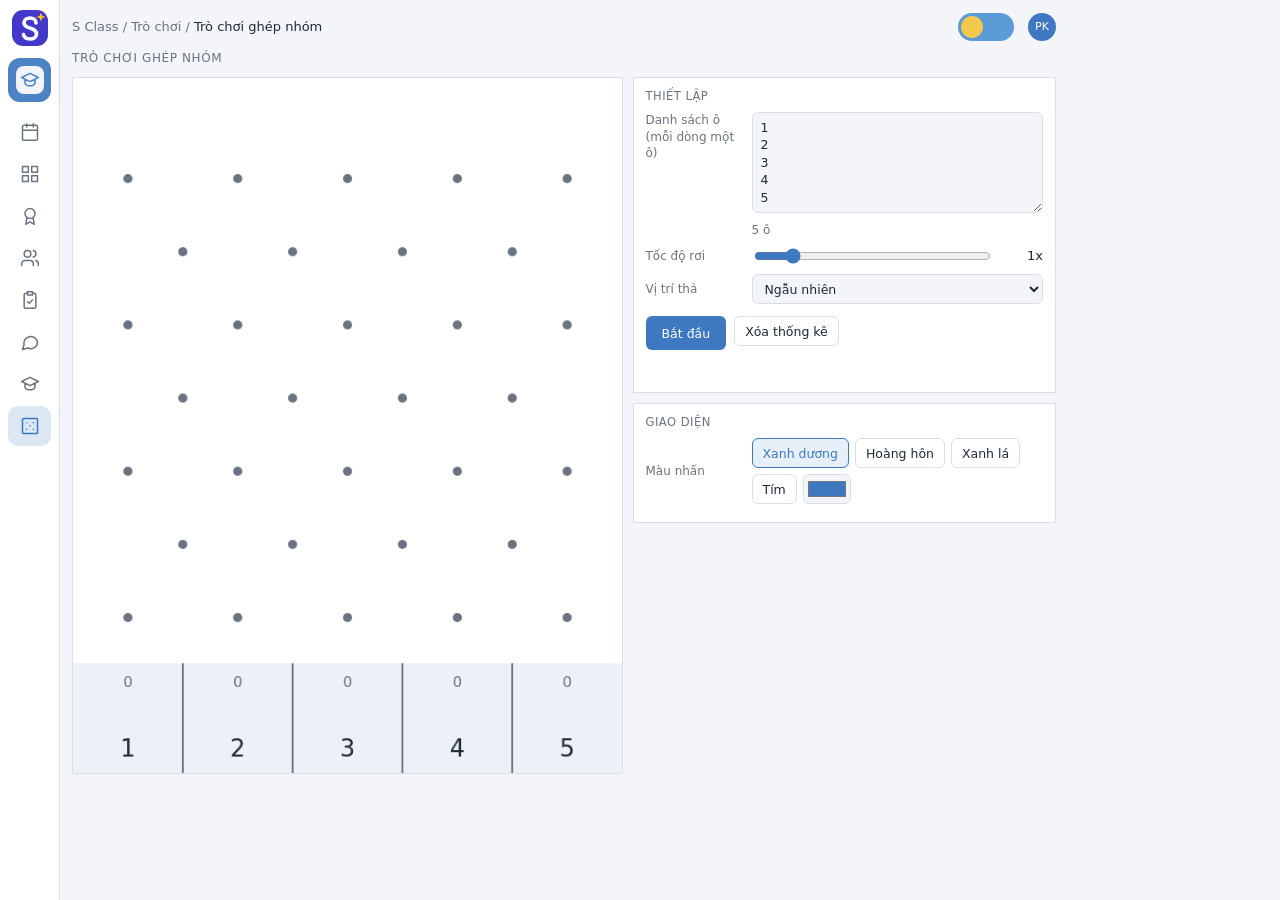
<file: bi_lan.html>
<!DOCTYPE html>
<html lang="vi">
<head>
<meta charset="utf-8">
<meta name="viewport" content="width=device-width, initial-scale=1, viewport-fit=cover">
<title>Trò chơi ghép nhóm · S Class</title>
<style>
:root{box-sizing:border-box;padding-top:env(safe-area-inset-top,0px);padding-bottom:env(safe-area-inset-bottom,0px)}
html{scroll-padding-top:env(safe-area-inset-top,0px)}
*{box-sizing:border-box}
body{margin:0;background:#F3F5F9}
.app{--acc:#3D78C0;--bg:#F3F5F9;--pn:#fff;--tx:#1F2937;--mu:#6B7280;--bd:#D9DEE8;--sb:#fff;--hdr:#EDF0F6;min-height:100vh;background:var(--bg);color:var(--tx);font:13px/1.4 ui-sans-serif,system-ui,-apple-system,"Segoe UI",Roboto,sans-serif;transition:background .35s,color .35s}
.app[data-theme=dark]{--bg:#0E1320;--pn:#18202F;--tx:#E8EBF2;--mu:#9AA3B5;--bd:#2D3750;--sb:#131A29;--hdr:#202A3F}
button,input,select{font-family:inherit}
svg.i{width:20px;height:20px;flex:none;fill:none;stroke:currentColor;stroke-width:1.8;stroke-linecap:round;stroke-linejoin:round}
.sb{position:fixed;left:0;top:0;bottom:0;width:60px;background:var(--sb);border-right:.5px solid var(--bd);transition:width .25s ease,background .35s;overflow:hidden;z-index:6;white-space:nowrap;padding-top:env(safe-area-inset-top,0px)}
.sb:hover{width:244px}
.lbl{opacity:0;transition:opacity .15s}.sb:hover .lbl{opacity:1;transition:opacity .25s .08s}
.brand{display:flex;align-items:center;gap:10px;height:56px;padding:0 10px}.brand b{font-size:17px;font-weight:500}
.cls{position:relative;margin:2px 8px 10px;height:44px;border-radius:12px;overflow:hidden;background:var(--acc);transition:height .25s ease,background .35s;color:#fff}
.sb:hover .cls{height:70px}
.cls::after{content:"";position:absolute;right:-20px;top:-30px;width:90px;height:90px;border-radius:50%;background:#fff;opacity:.08}
.clogo{position:absolute;left:8px;top:8px;width:28px;height:28px;border-radius:8px;background:rgba(255,255,255,.92);display:flex;align-items:center;justify-content:center;color:var(--acc);transition:all .25s}
.sb:hover .clogo{left:12px;top:12px;width:46px;height:46px;border-radius:12px}
.ctt{position:absolute;left:68px;top:24px;font-size:19px;font-weight:500}
.it{display:flex;align-items:center;gap:14px;height:40px;margin:2px 8px;padding:0 12px;border-radius:10px;color:var(--mu);cursor:pointer;transition:background .15s,color .15s}
.it:hover{background:color-mix(in srgb,var(--acc) 10%,transparent);color:var(--tx)}
.it.on{background:color-mix(in srgb,var(--acc) 18%,transparent);color:var(--acc)}
.mn{margin-left:72px;padding:10px 16px 20px 0;max-width:1000px}
.top{display:flex;align-items:center;justify-content:space-between;height:34px}
.crumb{color:var(--mu)}.crumb b{color:var(--tx);font-weight:500}
.tools{display:flex;align-items:center;gap:14px;color:var(--mu)}
.av{width:28px;height:28px;border-radius:50%;background:var(--acc);color:#fff;display:flex;align-items:center;justify-content:center;font-size:11px;font-weight:500}
.tg{position:relative;width:56px;height:28px;padding:0;border:0;border-radius:14px;background:#5B9BD8;cursor:pointer;transition:background .4s}
.tg .k{position:absolute;top:3px;left:3px;width:22px;height:22px;border-radius:50%;background:#F2C94C;transition:transform .4s,background .4s}
.app[data-theme=dark] .tg{background:#1B2338}.app[data-theme=dark] .tg .k{transform:translateX(28px);background:#CBD0DB}
.ttl{font-size:12px;letter-spacing:.6px;color:var(--mu);margin:6px 0 10px;text-transform:uppercase}
.grid{display:grid;grid-template-columns:minmax(0,1.3fr) minmax(0,1fr);gap:10px;align-items:start}
.bx{background:var(--pn);border:1px solid var(--bd);padding:10px 12px}
.bx h5{margin:0 0 8px;font-size:11.5px;font-weight:500;letter-spacing:.5px;color:var(--mu);text-transform:uppercase}
.row{display:flex;align-items:center;gap:10px;margin:8px 0}
.row label{flex:0 0 96px;color:var(--mu);font-size:12px}
.row input[type=range]{flex:1;min-width:0;accent-color:var(--acc)}
.row output{flex:0 0 40px;text-align:right;font-variant-numeric:tabular-nums;font-weight:500}
[hidden]{display:none!important}
textarea{width:100%;border:1px solid var(--bd);border-radius:6px;background:var(--bg);color:var(--tx);padding:6px 8px;font:inherit;font-size:12.5px;resize:vertical}
textarea:disabled{opacity:.5;cursor:not-allowed}
.note{color:var(--mu);font-size:12px;margin-top:3px}
select,input[type=color]{flex:1;height:30px;border:1px solid var(--bd);border-radius:6px;background:var(--bg);color:var(--tx);padding:0 8px;font-size:12.5px}
input[type=color]{padding:2px;max-width:48px;cursor:pointer}
.chips{display:flex;flex-wrap:wrap;gap:6px;flex:1}
.chips button,.gh{height:30px;padding:0 10px;border:1px solid var(--bd);border-radius:6px;background:transparent;color:var(--tx);font-size:12.5px;cursor:pointer}
.chips button.sel{border-color:var(--acc);background:color-mix(in srgb,var(--acc) 12%,transparent);color:var(--acc)}
.btns{display:flex;gap:8px;margin-top:12px}
.btn{display:inline-flex;align-items:center;justify-content:center;gap:6px;height:34px;padding:0 16px;border:0;border-radius:6px;background:var(--acc);color:#fff;font-size:12.5px;cursor:pointer}
button:disabled,input:disabled,select:disabled{opacity:.5;cursor:not-allowed}
#kq{margin:12px 0 0;min-height:20px;color:var(--mu);font-size:12.5px}
#kq b{color:var(--acc);font-weight:600}
canvas{width:100%;display:block;background:var(--pn);border:1px solid var(--bd)}
@media(max-width:760px){.grid{grid-template-columns:1fr}.sb{display:none}.mn{margin-left:0;padding:10px 12px 20px}}
</style>
</head>
<body>
<div class="app" id="app" data-theme="light">
<aside class="sb" aria-label="Menu chính">
  <div class="brand">
    <svg width="40" height="40" viewBox="0 0 40 40" style="flex:none" role="img" aria-label="Logo S Class"><rect x="2" y="2" width="36" height="36" rx="11" fill="#4338CA"/><path d="M26 15C26 11.5 23 10 20 10C16.5 10 14 12 14 15C14 18.5 18 19.5 20.5 20.3C24 21.4 26.5 22.8 26.5 26C26.5 29.3 23.5 31 20 31C16.5 31 14 29.3 13.5 26.5" fill="none" stroke="#fff" stroke-width="3.6" stroke-linecap="round"/><path d="M31 4.5L32.2 7.8L35.5 9L32.2 10.2L31 13.5L29.8 10.2L26.5 9L29.8 7.8Z" fill="#FBBF24"/></svg>
    <b class="lbl">S Class</b>
  </div>
  <div class="cls"><div class="clogo" id="clogo"></div><div class="ctt lbl">Lớp 10A5</div></div>
  <nav id="nav"></nav>
</aside>
<main class="mn">
  <div class="top">
    <div class="crumb">S Class / Trò chơi / <b>Trò chơi ghép nhóm</b></div>
    <div class="tools"><button class="tg" id="th" aria-label="Đổi giao diện sáng hoặc tối"><span class="k"></span></button><div class="av">PK</div></div>
  </div>
  <div class="ttl">Trò chơi ghép nhóm</div>
  <div class="grid">
    <canvas id="c"></canvas>
    <div>
      <div class="bx">
        <h5>Thiết lập</h5>
        <div class="row" style="align-items:flex-start"><label for="lst">Danh sách ô<br>(mỗi dòng một ô)</label><div style="flex:1;min-width:0"><textarea id="lst" rows="5">1
2
3
4
5</textarea><div class="note" id="nn">5 ô</div></div></div>
        <div class="row"><label for="s">Tốc độ rơi</label><input id="s" type="range" min="0.5" max="4" step="0.5" value="1"><output id="sv">1x</output></div>
        <div class="row"><label for="sm">Vị trí thả</label><select id="sm"><option value="rand">Ngẫu nhiên</option><option value="pick">Tự chọn</option></select></div>
        <div class="row" id="pr"><label for="sx">Vị trí ngang</label><input id="sx" type="range" min="0" max="100" value="50"><output id="sxv">50%</output></div>
        <div class="btns"><button class="btn" id="go">Bắt đầu</button><button class="gh" id="reset">Xóa thống kê</button></div>
        <p id="kq"></p>
      </div>
      <div class="bx" style="margin-top:10px">
        <h5>Giao diện</h5>
        <div class="row"><label>Màu nhấn</label><div class="chips" id="pre">
          <button class="sel" data-c="#3D78C0">Xanh dương</button><button data-c="#D9653B">Hoàng hôn</button><button data-c="#2F8A63">Xanh lá</button><button data-c="#7A55C7">Tím</button>
          <input id="ac" type="color" value="#3D78C0" aria-label="Chọn màu tùy chỉnh"></div></div>
      </div>
    </div>
  </div>
</main>
</div>
<script>
const W=600,H=760,app=document.getElementById('app'),cv=document.getElementById('c'),ctx=cv.getContext('2d');
const $=id=>document.getElementById(id),dpr=Math.min(window.devicePixelRatio||1,2);
cv.width=W*dpr;cv.height=H*dpr;
const P={cal:"M8 2v4M16 2v4M3 10h18M5 4h14a2 2 0 0 1 2 2v14a2 2 0 0 1-2 2H5a2 2 0 0 1-2-2V6a2 2 0 0 1 2-2z",grid:"M3 3h7v7H3zM14 3h7v7h-7zM3 14h7v7H3zM14 14h7v7h-7z",award:"M12 15a6 6 0 1 0 0-12 6 6 0 0 0 0 12zM8.2 13.9 7 22l5-3 5 3-1.2-8.1",users:"M16 21v-2a4 4 0 0 0-4-4H6a4 4 0 0 0-4 4v2M9 11a4 4 0 1 0 0-8 4 4 0 0 0 0 8zM22 21v-2a4 4 0 0 0-3-3.9M16 3.1a4 4 0 0 1 0 7.8",clip:"M9 2h6v4H9zM15 4h2a2 2 0 0 1 2 2v14a2 2 0 0 1-2 2H7a2 2 0 0 1-2-2V6a2 2 0 0 1 2-2h2M9 14l2 2 4-4",chat:"M21 12a8 8 0 0 1-11.5 7.2L3 21l1.8-5.5A8 8 0 1 1 21 12z",school:"M2 9l10-5 10 5-10 5zM6 11v5c0 1.5 3 3 6 3s6-1.5 6-3v-5",dice:"M4 3h16a1 1 0 0 1 1 1v16a1 1 0 0 1-1 1H4a1 1 0 0 1-1-1V4a1 1 0 0 1 1-1zM8 8h.01M16 8h.01M8 16h.01M16 16h.01M12 12h.01"};
const ic=k=>'<svg class="i" viewBox="0 0 24 24"><path d="'+P[k]+'"/></svg>';
$('clogo').innerHTML=ic('school');
$('nav').innerHTML=[['cal','Event'],['grid','Class Map'],['award','Class Committee'],['users','Groups'],['clip','Duty Roster'],['chat','Feedback'],['school','Teachers'],['dice','Trò chơi',1]].map(a=>'<a class="it'+(a[2]?' on':'')+'">'+ic(a[0])+'<span class="lbl">'+a[1]+'</span></a>').join('');
let n=5,labels=['1','2','3','4','5'],speed=1,pegs=[],counts=[],ball=null,geo={},running=false,last=0;
const clamp=(v,a,b)=>Math.max(a,Math.min(b,v));
const css=v=>getComputedStyle(app).getPropertyValue(v).trim();
function build(){
  const sp=W/n,binTop=H-120,top=110,bottom=binTop-45,gap=clamp(sp*.9,42,80),rows=Math.max(3,Math.floor((bottom-top)/gap)+1);
  geo={sp,binTop,r:clamp(sp*.2,5,12),pr:clamp(sp*.07,3,5)};pegs=[];
  for(let i=0;i<rows;i++){const y=top+i*gap;
    if(i%2==0)for(let k=0;k<n;k++)pegs.push({x:sp*(k+.5),y});
    else for(let k=1;k<n;k++)pegs.push({x:sp*k,y});}
  counts=new Array(n).fill(0);
}
function draw(){
  ctx.setTransform(dpr,0,0,dpr,0,0);ctx.clearRect(0,0,W,H);
  const {sp,binTop,r,pr}=geo,tx=css('--tx'),acc=css('--acc');
  ctx.fillStyle=css('--hdr');ctx.fillRect(0,binTop,W,H-binTop);
  ctx.strokeStyle=css('--mu');ctx.lineWidth=2;
  for(let k=1;k<n;k++){ctx.beginPath();ctx.moveTo(sp*k,binTop);ctx.lineTo(sp*k,H);ctx.stroke()}
  ctx.textAlign='center';
  for(let k=0;k<n;k++){
    ctx.fillStyle=tx;let fs=clamp(sp*.4,14,26),t=labels[k];
    ctx.font='500 '+fs+'px system-ui';
    while(ctx.measureText(t).width>sp-8&&fs>9){fs--;ctx.font='500 '+fs+'px system-ui'}
    while(ctx.measureText(t).width>sp-8&&t.length>1)t=t.slice(0,-1);
    if(t!==labels[k])t=t.slice(0,-1)+'…';
    ctx.fillText(t,sp*(k+.5),H-18);
    ctx.fillStyle=css('--mu');ctx.font=clamp(sp*.3,11,16)+'px system-ui';ctx.fillText(counts[k],sp*(k+.5),binTop+26);
  }
  ctx.fillStyle=css('--mu');
  for(const p of pegs){ctx.beginPath();ctx.arc(p.x,p.y,pr,0,7);ctx.fill()}
  ctx.fillStyle=acc;
  if(ball){ctx.beginPath();ctx.arc(ball.x,ball.y,r,0,7);ctx.fill()}
  else if($('sm').value==='pick'){
    const px=r+$('sx').value/100*(W-2*r);
    ctx.globalAlpha=.45;ctx.beginPath();ctx.arc(px,40,r,0,7);ctx.fill();ctx.globalAlpha=1;
    ctx.beginPath();ctx.moveTo(px-6,62);ctx.lineTo(px+6,62);ctx.lineTo(px,74);ctx.fill();
  }
}
function step(dt){
  const b=ball,{sp,binTop,r,pr}=geo,g=1100;
  b.vy+=g*dt;b.x+=b.vx*dt;b.y+=b.vy*dt;
  if(b.y+r>binTop&&b.bin===undefined)b.bin=clamp(Math.floor(b.x/sp),0,n-1);
  if(b.bin!==undefined){
    const l=b.bin*sp+r,rr=(b.bin+1)*sp-r;
    if(b.x<l){b.x=l;b.vx=Math.abs(b.vx)*.3}
    if(b.x>rr){b.x=rr;b.vx=-Math.abs(b.vx)*.3}
    b.vx*=.98;
    if(b.y>H-r-4){b.y=H-r-4;finish()}
  }else{
    if(b.x<r){b.x=r;b.vx=Math.abs(b.vx)}
    if(b.x>W-r){b.x=W-r;b.vx=-Math.abs(b.vx)}
    for(const p of pegs){
      const dx=b.x-p.x,dy=b.y-p.y,d=Math.hypot(dx,dy)||.001,m=r+pr;
      if(d<m){
        b.x=p.x+dx/d*m;b.y=p.y+dy/d*m;
        if(b.last!==p){b.vx=(Math.random()<.5?-1:1)*sp*(1.2+Math.random()*.8);b.vy=Math.abs(b.vy)*.3;b.last=p}
      }
    }
  }
}
function finish(){
  counts[ball.bin]++;
  const kq=$('kq'),bb=document.createElement('b');kq.textContent='Bi rơi vào ô ';bb.textContent=labels[ball.bin];kq.appendChild(bb);
  ball=null;running=false;setLock(false);draw();
}
function loop(t){
  if(!running)return;
  const dt=Math.min((t-last)/1000,.05);last=t;
  const sub=Math.ceil(speed*2),h=dt*speed/sub;
  for(let i=0;i<sub&&ball;i++)step(h);
  draw();if(running)requestAnimationFrame(loop);
}
function setLock(v){['lst','s','sm','sx','go'].forEach(i=>$(i).disabled=v)}
$('go').onclick=()=>{
  if(running)return;
  const rr=geo.r,sx=$('sm').value==='pick'?rr+$('sx').value/100*(W-2*rr):rr+Math.random()*(W-2*rr);
  ball={x:sx+(Math.random()-.5)*2,y:40,vx:0,vy:0};
  $('kq').textContent='Bi đang rơi...';running=true;setLock(true);last=performance.now();requestAnimationFrame(loop);
};
$('reset').onclick=()=>{if(running)return;counts.fill(0);$('kq').textContent='';draw()};
function readList(){
  const l=$('lst').value.split('\n').map(s=>s.trim()).filter(Boolean),ok=l.length>=2;
  if(ok){labels=l.slice(0,20);n=labels.length}
  $('nn').textContent=ok?(l.length>20?'Tối đa 20 ô, chỉ dùng 20 dòng đầu':n+' ô'):'Cần ít nhất 2 dòng';
  $('go').disabled=!ok;return ok;
}
$('lst').oninput=()=>{if(readList()){build();$('kq').textContent='';draw()}};
$('s').oninput=e=>{speed=+e.target.value;$('sv').textContent=speed+'x'};
function upd(){$('pr').hidden=$('sm').value!=='pick';if(!running)draw()}
$('sm').onchange=upd;
$('sx').oninput=e=>{$('sxv').textContent=e.target.value+'%';draw()};
cv.onclick=e=>{
  if(running)return;
  const b=cv.getBoundingClientRect(),v=clamp(Math.round((e.clientX-b.left)/b.width*100),0,100);
  $('sm').value='pick';$('sx').value=v;$('sxv').textContent=v+'%';upd();
};
function setAcc(c,btn){
  app.style.setProperty('--acc',c);$('ac').value=c;
  document.querySelectorAll('#pre button').forEach(b=>b.classList.toggle('sel',b===btn));draw();
}
document.querySelectorAll('#pre button').forEach(b=>b.onclick=()=>setAcc(b.dataset.c,b));
$('ac').oninput=e=>setAcc(e.target.value,null);
$('th').onclick=()=>{app.dataset.theme=app.dataset.theme==='dark'?'light':'dark';setTimeout(draw,380)};
if(matchMedia('(prefers-color-scheme:dark)').matches)app.dataset.theme='dark';
readList();build();upd();
</script>
</body>
</html>
</file>
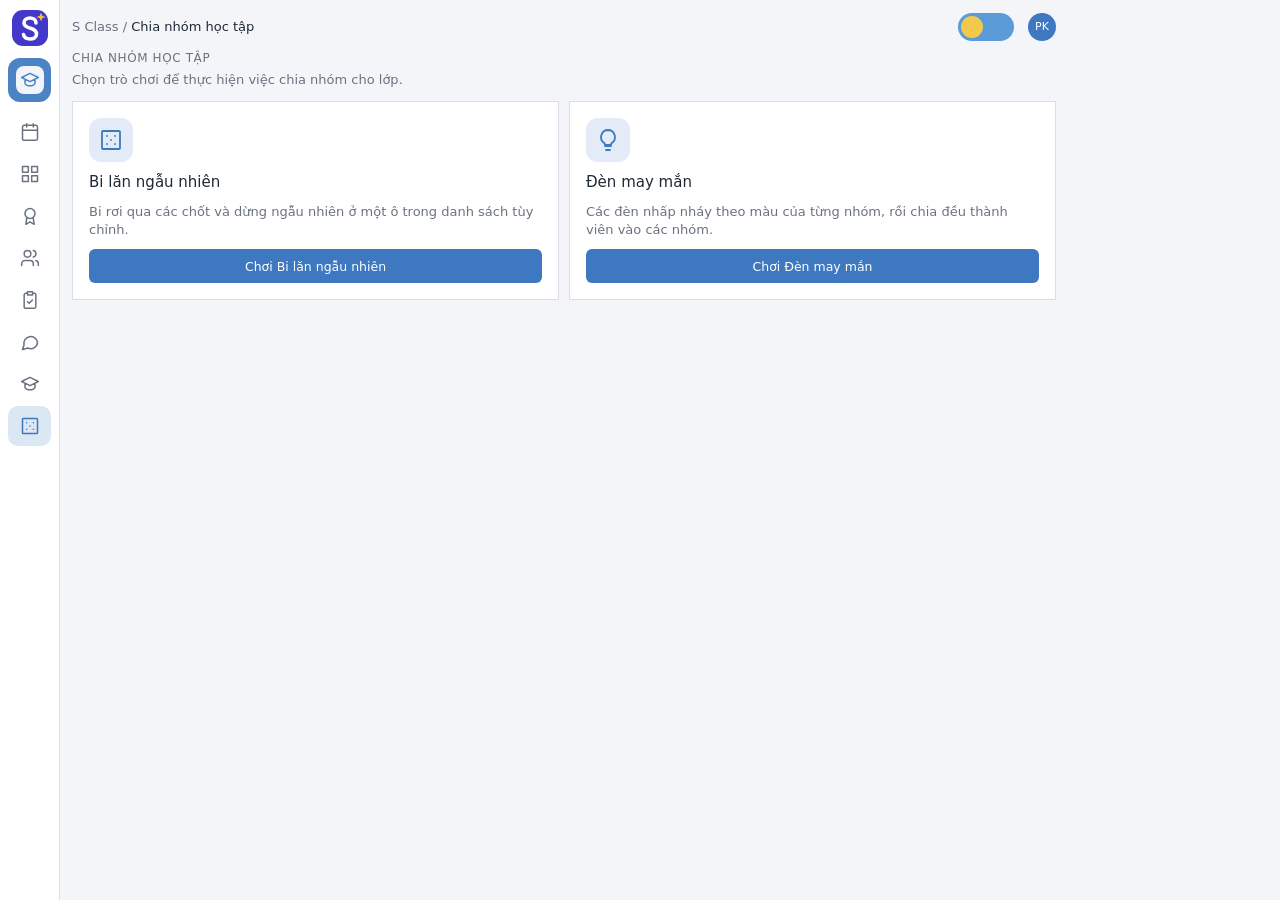
<file: chia_nhom.html>
<!DOCTYPE html>
<html lang="vi">
<head>
<meta charset="utf-8">
<meta name="viewport" content="width=device-width, initial-scale=1, viewport-fit=cover">
<title>Chia nhóm học tập · S Class</title>
<style>
:root{box-sizing:border-box;padding-top:env(safe-area-inset-top,0px);padding-bottom:env(safe-area-inset-bottom,0px)}
*{box-sizing:border-box}
body{margin:0;background:#F3F5F9}
.app{--acc:#3D78C0;--bg:#F3F5F9;--pn:#fff;--tx:#1F2937;--mu:#6B7280;--bd:#D9DEE8;--sb:#fff;--hdr:#EDF0F6;min-height:100vh;background:var(--bg);color:var(--tx);font:13px/1.4 ui-sans-serif,system-ui,-apple-system,"Segoe UI",Roboto,sans-serif;transition:background .35s,color .35s}
.app[data-theme=dark]{--bg:#0E1320;--pn:#18202F;--tx:#E8EBF2;--mu:#9AA3B5;--bd:#2D3750;--sb:#131A29;--hdr:#202A3F}
svg.i{width:20px;height:20px;flex:none;fill:none;stroke:currentColor;stroke-width:1.8;stroke-linecap:round;stroke-linejoin:round}
.sb{position:fixed;left:0;top:0;bottom:0;width:60px;background:var(--sb);border-right:.5px solid var(--bd);transition:width .25s ease,background .35s;overflow:hidden;z-index:6;white-space:nowrap;padding-top:env(safe-area-inset-top,0px)}
.sb:hover{width:244px}
.lbl{opacity:0;transition:opacity .15s}.sb:hover .lbl{opacity:1;transition:opacity .25s .08s}
.brand{display:flex;align-items:center;gap:10px;height:56px;padding:0 10px}.brand b{font-size:17px;font-weight:500}
.cls{position:relative;margin:2px 8px 10px;height:44px;border-radius:12px;overflow:hidden;background:var(--acc);transition:height .25s ease,background .35s;color:#fff}
.sb:hover .cls{height:70px}
.cls::after{content:"";position:absolute;right:-20px;top:-30px;width:90px;height:90px;border-radius:50%;background:#fff;opacity:.08}
.clogo{position:absolute;left:8px;top:8px;width:28px;height:28px;border-radius:8px;background:rgba(255,255,255,.92);display:flex;align-items:center;justify-content:center;color:var(--acc);transition:all .25s}
.sb:hover .clogo{left:12px;top:12px;width:46px;height:46px;border-radius:12px}
.ctt{position:absolute;left:68px;top:24px;font-size:19px;font-weight:500}
.it{display:flex;align-items:center;gap:14px;height:40px;margin:2px 8px;padding:0 12px;border-radius:10px;color:var(--mu);text-decoration:none;transition:background .15s,color .15s}
.it:hover{background:color-mix(in srgb,var(--acc) 10%,transparent);color:var(--tx)}
.it.on{background:color-mix(in srgb,var(--acc) 18%,transparent);color:var(--acc)}
.mn{margin-left:72px;padding:10px 16px 20px 0;max-width:1000px}
.top{display:flex;align-items:center;justify-content:space-between;height:34px}
.crumb{color:var(--mu)}.crumb b{color:var(--tx);font-weight:500}
.tools{display:flex;align-items:center;gap:14px}
.av{width:28px;height:28px;border-radius:50%;background:var(--acc);color:#fff;display:flex;align-items:center;justify-content:center;font-size:11px;font-weight:500}
.tg{position:relative;width:56px;height:28px;padding:0;border:0;border-radius:14px;background:#5B9BD8;cursor:pointer;transition:background .4s}
.tg .k{position:absolute;top:3px;left:3px;width:22px;height:22px;border-radius:50%;background:#F2C94C;transition:transform .4s,background .4s}
.app[data-theme=dark] .tg{background:#1B2338}.app[data-theme=dark] .tg .k{transform:translateX(28px);background:#CBD0DB}
.ttl{font-size:12px;letter-spacing:.6px;color:var(--mu);margin:6px 0 4px;text-transform:uppercase}
.sub{color:var(--mu);margin:0 0 12px}
.grid{display:grid;grid-template-columns:repeat(2,minmax(0,1fr));gap:10px}
.card{display:flex;flex-direction:column;gap:10px;background:var(--pn);border:1px solid var(--bd);padding:16px}
.ico{width:44px;height:44px;border-radius:12px;background:color-mix(in srgb,var(--acc) 15%,transparent);color:var(--acc);display:flex;align-items:center;justify-content:center}
.ico svg.i{width:24px;height:24px}
.card h3{margin:0;font-size:15px;font-weight:500}
.card p{margin:0;color:var(--mu);flex:1}
.btn{display:inline-flex;align-items:center;justify-content:center;height:34px;padding:0 16px;border-radius:6px;background:var(--acc);color:#fff;font-size:12.5px;text-decoration:none}
.btn:hover{filter:brightness(1.08)}
@media(max-width:760px){.grid{grid-template-columns:1fr}.sb{display:none}.mn{margin-left:0;padding:10px 12px 20px}}
</style>
</head>
<body>
<div class="app" id="app" data-theme="light">
<aside class="sb" aria-label="Menu chính">
  <div class="brand">
    <svg width="40" height="40" viewBox="0 0 40 40" style="flex:none" role="img" aria-label="Logo S Class"><rect x="2" y="2" width="36" height="36" rx="11" fill="#4338CA"/><path d="M26 15C26 11.5 23 10 20 10C16.5 10 14 12 14 15C14 18.5 18 19.5 20.5 20.3C24 21.4 26.5 22.8 26.5 26C26.5 29.3 23.5 31 20 31C16.5 31 14 29.3 13.5 26.5" fill="none" stroke="#fff" stroke-width="3.6" stroke-linecap="round"/><path d="M31 4.5L32.2 7.8L35.5 9L32.2 10.2L31 13.5L29.8 10.2L26.5 9L29.8 7.8Z" fill="#FBBF24"/></svg>
    <b class="lbl">S Class</b>
  </div>
  <div class="cls"><div class="clogo" id="clogo"></div><div class="ctt lbl">Lớp 10A5</div></div>
  <nav id="nav"></nav>
</aside>
<main class="mn">
  <div class="top">
    <div class="crumb">S Class / <b>Chia nhóm học tập</b></div>
    <div class="tools"><button class="tg" id="th" aria-label="Đổi giao diện sáng hoặc tối"><span class="k"></span></button><div class="av">PK</div></div>
  </div>
  <div class="ttl">Chia nhóm học tập</div>
  <p class="sub">Chọn trò chơi để thực hiện việc chia nhóm cho lớp.</p>
  <div class="grid" id="cards"></div>
</main>
</div>
<script>
// Đổi địa chỉ các trò chơi tại đây khi đưa lên website của bạn
const GAMES=[
  {icon:'dice',name:'Bi lăn ngẫu nhiên',desc:'Bi rơi qua các chốt và dừng ngẫu nhiên ở một ô trong danh sách tùy chỉnh.',href:'/game_chia_nhom/bi_lan.html'},
  {icon:'bulb',name:'Đèn may mắn',desc:'Các đèn nhấp nháy theo màu của từng nhóm, rồi chia đều thành viên vào các nhóm.',href:'/game_chia_nhom/den_may_man.html'}
];
const P={cal:"M8 2v4M16 2v4M3 10h18M5 4h14a2 2 0 0 1 2 2v14a2 2 0 0 1-2 2H5a2 2 0 0 1-2-2V6a2 2 0 0 1 2-2z",grid:"M3 3h7v7H3zM14 3h7v7h-7zM3 14h7v7H3zM14 14h7v7h-7z",award:"M12 15a6 6 0 1 0 0-12 6 6 0 0 0 0 12zM8.2 13.9 7 22l5-3 5 3-1.2-8.1",users:"M16 21v-2a4 4 0 0 0-4-4H6a4 4 0 0 0-4 4v2M9 11a4 4 0 1 0 0-8 4 4 0 0 0 0 8zM22 21v-2a4 4 0 0 0-3-3.9M16 3.1a4 4 0 0 1 0 7.8",clip:"M9 2h6v4H9zM15 4h2a2 2 0 0 1 2 2v14a2 2 0 0 1-2 2H7a2 2 0 0 1-2-2V6a2 2 0 0 1 2-2h2M9 14l2 2 4-4",chat:"M21 12a8 8 0 0 1-11.5 7.2L3 21l1.8-5.5A8 8 0 1 1 21 12z",school:"M2 9l10-5 10 5-10 5zM6 11v5c0 1.5 3 3 6 3s6-1.5 6-3v-5",dice:"M4 3h16a1 1 0 0 1 1 1v16a1 1 0 0 1-1 1H4a1 1 0 0 1-1-1V4a1 1 0 0 1 1-1zM8 8h.01M16 8h.01M8 16h.01M16 16h.01M12 12h.01",bulb:"M9 18h6M10 22h4M12 2a7 7 0 0 0-4 12.7c.6.5 1 1.3 1 2.3h6c0-1 .4-1.8 1-2.3A7 7 0 0 0 12 2z"};
const ic=k=>'<svg class="i" viewBox="0 0 24 24"><path d="'+P[k]+'"/></svg>';
const $=id=>document.getElementById(id),app=$('app');
$('clogo').innerHTML=ic('school');
$('nav').innerHTML=[['cal','Event'],['grid','Class Map'],['award','Class Committee'],['users','Groups'],['clip','Duty Roster'],['chat','Feedback'],['school','Teachers'],['dice','Chia nhóm học tập',1]].map(a=>'<a class="it'+(a[2]?' on':'')+'">'+ic(a[0])+'<span class="lbl">'+a[1]+'</span></a>').join('');
GAMES.forEach(g=>{
  const c=document.createElement('div'),i=document.createElement('div'),h=document.createElement('h3'),p=document.createElement('p'),a=document.createElement('a');
  c.className='card';i.className='ico';i.innerHTML=ic(g.icon);h.textContent=g.name;p.textContent=g.desc;
  a.className='btn';a.textContent='Chơi '+g.name;a.href=g.href;a.target='_blank';a.rel='noopener';
  c.append(i,h,p,a);$('cards').appendChild(c);
});
$('th').onclick=()=>{app.dataset.theme=app.dataset.theme==='dark'?'light':'dark'};
if(matchMedia('(prefers-color-scheme:dark)').matches)app.dataset.theme='dark';
</script>
<script src="js/i18n/embed-i18n.js"></script>
<script src="js/i18n/en-embed.js"></script>
</body>
</html>
</file>
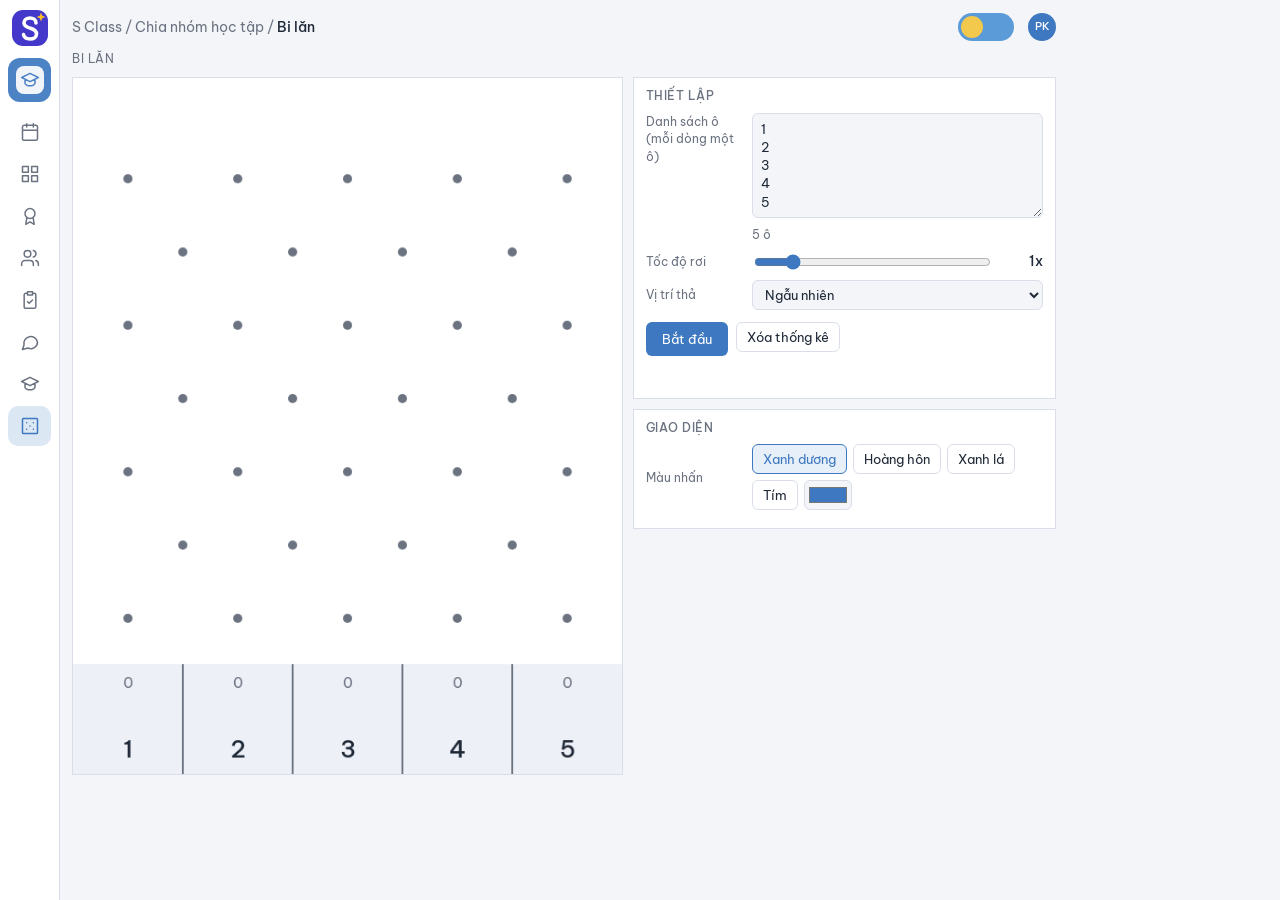
<file: game_chia_nhom/bi_lan.html>
<!DOCTYPE html>
<html lang="vi">
<head>
<meta charset="utf-8">
<meta name="viewport" content="width=device-width, initial-scale=1, viewport-fit=cover">
<title>Bi lăn</title>
<link rel="preconnect" href="https://fonts.googleapis.com">
<link rel="preconnect" href="https://fonts.gstatic.com" crossorigin>
<link rel="stylesheet" href="https://fonts.googleapis.com/css2?family=Be+Vietnam+Pro:wght@400;500;600&display=swap">
<style>
:root{box-sizing:border-box;padding-top:env(safe-area-inset-top,0px);padding-bottom:env(safe-area-inset-bottom,0px)}
html{scroll-padding-top:env(safe-area-inset-top,0px)}
*{box-sizing:border-box}
body{margin:0;background:#F3F5F9}
.app{--acc:#3D78C0;--bg:#F3F5F9;--pn:#fff;--tx:#1F2937;--mu:#6B7280;--bd:#D9DEE8;--sb:#fff;--hdr:#EDF0F6;min-height:100vh;background:var(--bg);color:var(--tx);font:14px/1.45 "Be Vietnam Pro",ui-sans-serif,-apple-system,"Segoe UI",Roboto,sans-serif;transition:background .35s,color .35s}
.app[data-theme=dark]{--bg:#0E1320;--pn:#18202F;--tx:#E8EBF2;--mu:#9AA3B5;--bd:#2D3750;--sb:#131A29;--hdr:#202A3F}
button,input,select{font-family:inherit}
svg.i{width:20px;height:20px;flex:none;fill:none;stroke:currentColor;stroke-width:1.8;stroke-linecap:round;stroke-linejoin:round}
.sb{position:fixed;left:0;top:0;bottom:0;width:60px;background:var(--sb);border-right:.5px solid var(--bd);transition:width .25s ease,background .35s;overflow:hidden;z-index:6;white-space:nowrap;padding-top:env(safe-area-inset-top,0px)}
.sb:hover{width:244px}
.lbl{opacity:0;transition:opacity .15s}.sb:hover .lbl{opacity:1;transition:opacity .25s .08s}
.brand{display:flex;align-items:center;gap:10px;height:56px;padding:0 10px}.brand b{font-size:17px;font-weight:500}
.cls{position:relative;margin:2px 8px 10px;height:44px;border-radius:12px;overflow:hidden;background:var(--acc);transition:height .25s ease,background .35s;color:#fff}
.sb:hover .cls{height:70px}
.cls::after{content:"";position:absolute;right:-20px;top:-30px;width:90px;height:90px;border-radius:50%;background:#fff;opacity:.08}
.clogo{position:absolute;left:8px;top:8px;width:28px;height:28px;border-radius:8px;background:rgba(255,255,255,.92);display:flex;align-items:center;justify-content:center;color:var(--acc);transition:all .25s}
.sb:hover .clogo{left:12px;top:12px;width:46px;height:46px;border-radius:12px}
.ctt{position:absolute;left:68px;top:24px;font-size:19px;font-weight:500}
.it{display:flex;align-items:center;gap:14px;height:40px;margin:2px 8px;padding:0 12px;border-radius:10px;color:var(--mu);cursor:pointer;transition:background .15s,color .15s}
.it:hover{background:color-mix(in srgb,var(--acc) 10%,transparent);color:var(--tx)}
.it.on{background:color-mix(in srgb,var(--acc) 18%,transparent);color:var(--acc)}
.mn{margin-left:72px;padding:10px 16px 20px 0;max-width:1000px}
.top{display:flex;align-items:center;justify-content:space-between;height:34px}
.crumb{color:var(--mu)}.crumb b{color:var(--tx);font-weight:500}
.tools{display:flex;align-items:center;gap:14px;color:var(--mu)}
.av{width:28px;height:28px;border-radius:50%;background:var(--acc);color:#fff;display:flex;align-items:center;justify-content:center;font-size:11px;font-weight:500}
.tg{position:relative;width:56px;height:28px;padding:0;border:0;border-radius:14px;background:#5B9BD8;cursor:pointer;transition:background .4s}
.tg .k{position:absolute;top:3px;left:3px;width:22px;height:22px;border-radius:50%;background:#F2C94C;transition:transform .4s,background .4s}
.app[data-theme=dark] .tg{background:#1B2338}.app[data-theme=dark] .tg .k{transform:translateX(28px);background:#CBD0DB}
.ttl{font-size:12px;letter-spacing:.6px;color:var(--mu);margin:6px 0 10px;text-transform:uppercase}
.grid{display:grid;grid-template-columns:minmax(0,1.3fr) minmax(0,1fr);gap:10px;align-items:start}
.bx{background:var(--pn);border:1px solid var(--bd);padding:10px 12px}
.bx h5{margin:0 0 8px;font-size:11.5px;font-weight:500;letter-spacing:.5px;color:var(--mu);text-transform:uppercase}
.row{display:flex;align-items:center;gap:10px;margin:8px 0}
.row label{flex:0 0 96px;color:var(--mu);font-size:12px}
.row input[type=range]{flex:1;min-width:0;accent-color:var(--acc)}
.row output{flex:0 0 40px;text-align:right;font-variant-numeric:tabular-nums;font-weight:500}
[hidden]{display:none!important}
textarea{width:100%;border:1px solid var(--bd);border-radius:6px;background:var(--bg);color:var(--tx);padding:6px 8px;font:inherit;font-size:12.5px;resize:vertical}
textarea:disabled{opacity:.5;cursor:not-allowed}
.note{color:var(--mu);font-size:12px;margin-top:3px}
select,input[type=color]{flex:1;height:30px;border:1px solid var(--bd);border-radius:6px;background:var(--bg);color:var(--tx);padding:0 8px;font-size:12.5px}
input[type=color]{padding:2px;max-width:48px;cursor:pointer}
.chips{display:flex;flex-wrap:wrap;gap:6px;flex:1}
.chips button,.gh{height:30px;padding:0 10px;border:1px solid var(--bd);border-radius:6px;background:transparent;color:var(--tx);font-size:12.5px;cursor:pointer}
.chips button.sel{border-color:var(--acc);background:color-mix(in srgb,var(--acc) 12%,transparent);color:var(--acc)}
.btns{display:flex;gap:8px;margin-top:12px}
.btn{display:inline-flex;align-items:center;justify-content:center;gap:6px;height:34px;padding:0 16px;border:0;border-radius:6px;background:var(--acc);color:#fff;font-size:12.5px;cursor:pointer}
button:disabled,input:disabled,select:disabled{opacity:.5;cursor:not-allowed}
#kq{margin:12px 0 0;min-height:20px;color:var(--mu);font-size:12.5px}
#kq b{color:var(--acc);font-weight:600}
canvas{width:min(100%,calc((100vh - 120px)*600/760));height:auto;aspect-ratio:600/760;display:block;margin:0 auto;background:var(--pn);border:1px solid var(--bd)}
@media(max-width:760px){.grid{grid-template-columns:1fr}.sb{display:none}.mn{margin-left:0;padding:10px 12px 20px}}
</style>
<script>if(window.self!==window.top)document.documentElement.classList.add('embed')</script>
<style>
.embed .sb,.embed .top{display:none!important}
.embed .mn{margin-left:0!important;padding:0!important;max-width:none!important}
.embed .app{min-height:0!important}
.embed #thm{display:none!important}
.embed canvas{width:min(100%,calc((var(--ph,800px) - 160px)*600/760))}
html.embed,html.embed body,.embed .app{background:transparent!important}
</style>
</head>
<body>
<div class="app" id="app" data-theme="light">
<aside class="sb" aria-label="Menu chính">
  <div class="brand">
    <svg width="40" height="40" viewBox="0 0 40 40" style="flex:none" role="img" aria-label="Logo S Class"><rect x="2" y="2" width="36" height="36" rx="11" fill="#4338CA"/><path d="M26 15C26 11.5 23 10 20 10C16.5 10 14 12 14 15C14 18.5 18 19.5 20.5 20.3C24 21.4 26.5 22.8 26.5 26C26.5 29.3 23.5 31 20 31C16.5 31 14 29.3 13.5 26.5" fill="none" stroke="#fff" stroke-width="3.6" stroke-linecap="round"/><path d="M31 4.5L32.2 7.8L35.5 9L32.2 10.2L31 13.5L29.8 10.2L26.5 9L29.8 7.8Z" fill="#FBBF24"/></svg>
    <b class="lbl">S Class</b>
  </div>
  <div class="cls"><div class="clogo" id="clogo"></div><div class="ctt lbl">Lớp 10A5</div></div>
  <nav id="nav"></nav>
</aside>
<main class="mn">
  <div class="top">
    <div class="crumb">S Class / Chia nhóm học tập / <b>Bi lăn</b></div>
    <div class="tools"><button class="tg" id="th" aria-label="Đổi giao diện sáng hoặc tối"><span class="k"></span></button><div class="av">PK</div></div>
  </div>
  <div class="ttl">Bi lăn</div>
  <div class="grid">
    <canvas id="c"></canvas>
    <div>
      <div class="bx">
        <h5>Thiết lập</h5>
        <div class="row" style="align-items:flex-start"><label for="lst">Danh sách ô<br>(mỗi dòng một ô)</label><div style="flex:1;min-width:0"><textarea id="lst" rows="5">1
2
3
4
5</textarea><div class="note" id="nn">5 ô</div></div></div>
        <div class="row"><label for="s">Tốc độ rơi</label><input id="s" type="range" min="0.5" max="4" step="0.5" value="1"><output id="sv">1x</output></div>
        <div class="row"><label for="sm">Vị trí thả</label><select id="sm"><option value="rand">Ngẫu nhiên</option><option value="pick">Tự chọn</option></select></div>
        <div class="row" id="pr"><label for="sx">Vị trí ngang</label><input id="sx" type="range" min="0" max="100" value="50"><output id="sxv">50%</output></div>
        <div class="btns"><button class="btn" id="go">Bắt đầu</button><button class="gh" id="reset">Xóa thống kê</button></div>
        <p id="kq"></p>
      </div>
      <div class="bx" id="thm" style="margin-top:10px">
        <h5>Giao diện</h5>
        <div class="row"><label>Màu nhấn</label><div class="chips" id="pre">
          <button class="sel" data-c="#3D78C0">Xanh dương</button><button data-c="#D9653B">Hoàng hôn</button><button data-c="#2F8A63">Xanh lá</button><button data-c="#7A55C7">Tím</button>
          <input id="ac" type="color" value="#3D78C0" aria-label="Chọn màu tùy chỉnh"></div></div>
      </div>
    </div>
  </div>
</main>
</div>
<script>
const W=600,H=760,app=document.getElementById('app'),cv=document.getElementById('c'),ctx=cv.getContext('2d');
const $=id=>document.getElementById(id),dpr=Math.min(window.devicePixelRatio||1,2);
cv.width=W*dpr;cv.height=H*dpr;
const P={cal:"M8 2v4M16 2v4M3 10h18M5 4h14a2 2 0 0 1 2 2v14a2 2 0 0 1-2 2H5a2 2 0 0 1-2-2V6a2 2 0 0 1 2-2z",grid:"M3 3h7v7H3zM14 3h7v7h-7zM3 14h7v7H3zM14 14h7v7h-7z",award:"M12 15a6 6 0 1 0 0-12 6 6 0 0 0 0 12zM8.2 13.9 7 22l5-3 5 3-1.2-8.1",users:"M16 21v-2a4 4 0 0 0-4-4H6a4 4 0 0 0-4 4v2M9 11a4 4 0 1 0 0-8 4 4 0 0 0 0 8zM22 21v-2a4 4 0 0 0-3-3.9M16 3.1a4 4 0 0 1 0 7.8",clip:"M9 2h6v4H9zM15 4h2a2 2 0 0 1 2 2v14a2 2 0 0 1-2 2H7a2 2 0 0 1-2-2V6a2 2 0 0 1 2-2h2M9 14l2 2 4-4",chat:"M21 12a8 8 0 0 1-11.5 7.2L3 21l1.8-5.5A8 8 0 1 1 21 12z",school:"M2 9l10-5 10 5-10 5zM6 11v5c0 1.5 3 3 6 3s6-1.5 6-3v-5",dice:"M4 3h16a1 1 0 0 1 1 1v16a1 1 0 0 1-1 1H4a1 1 0 0 1-1-1V4a1 1 0 0 1 1-1zM8 8h.01M16 8h.01M8 16h.01M16 16h.01M12 12h.01"};
const ic=k=>'<svg class="i" viewBox="0 0 24 24"><path d="'+P[k]+'"/></svg>';
$('clogo').innerHTML=ic('school');
$('nav').innerHTML=[['cal','Event'],['grid','Class Map'],['award','Class Committee'],['users','Groups'],['clip','Duty Roster'],['chat','Feedback'],['school','Teachers'],['dice','Chia nhóm học tập',1]].map(a=>'<a class="it'+(a[2]?' on':'')+'">'+ic(a[0])+'<span class="lbl">'+a[1]+'</span></a>').join('');
let n=5,labels=['1','2','3','4','5'],speed=1,pegs=[],counts=[],ball=null,geo={},running=false,last=0;
const clamp=(v,a,b)=>Math.max(a,Math.min(b,v));
const css=v=>getComputedStyle(app).getPropertyValue(v).trim();
function build(){
  const sp=W/n,binTop=H-120,top=110,bottom=binTop-45,gap=clamp(sp*.9,42,80),rows=Math.max(3,Math.floor((bottom-top)/gap)+1);
  geo={sp,binTop,r:clamp(sp*.2,5,12),pr:clamp(sp*.07,3,5)};pegs=[];
  for(let i=0;i<rows;i++){const y=top+i*gap;
    if(i%2==0)for(let k=0;k<n;k++)pegs.push({x:sp*(k+.5),y});
    else for(let k=1;k<n;k++)pegs.push({x:sp*k,y});}
  counts=new Array(n).fill(0);
}
function draw(){
  ctx.setTransform(dpr,0,0,dpr,0,0);ctx.clearRect(0,0,W,H);
  const {sp,binTop,r,pr}=geo,tx=css('--tx'),acc=css('--acc');
  ctx.fillStyle=css('--hdr');ctx.fillRect(0,binTop,W,H-binTop);
  ctx.strokeStyle=css('--mu');ctx.lineWidth=2;
  for(let k=1;k<n;k++){ctx.beginPath();ctx.moveTo(sp*k,binTop);ctx.lineTo(sp*k,H);ctx.stroke()}
  ctx.textAlign='center';
  for(let k=0;k<n;k++){
    ctx.fillStyle=tx;let fs=clamp(sp*.4,14,26),t=labels[k];
    ctx.font='500 '+fs+'px "Be Vietnam Pro", system-ui';
    while(ctx.measureText(t).width>sp-8&&fs>9){fs--;ctx.font='500 '+fs+'px "Be Vietnam Pro", system-ui'}
    while(ctx.measureText(t).width>sp-8&&t.length>1)t=t.slice(0,-1);
    if(t!==labels[k])t=t.slice(0,-1)+'…';
    ctx.fillText(t,sp*(k+.5),H-18);
    ctx.fillStyle=css('--mu');ctx.font=clamp(sp*.3,11,16)+'px "Be Vietnam Pro", system-ui';ctx.fillText(counts[k],sp*(k+.5),binTop+26);
  }
  ctx.fillStyle=css('--mu');
  for(const p of pegs){ctx.beginPath();ctx.arc(p.x,p.y,pr,0,7);ctx.fill()}
  ctx.fillStyle=acc;
  if(ball){ctx.beginPath();ctx.arc(ball.x,ball.y,r,0,7);ctx.fill()}
  else if($('sm').value==='pick'){
    const px=r+$('sx').value/100*(W-2*r);
    ctx.globalAlpha=.45;ctx.beginPath();ctx.arc(px,40,r,0,7);ctx.fill();ctx.globalAlpha=1;
    ctx.beginPath();ctx.moveTo(px-6,62);ctx.lineTo(px+6,62);ctx.lineTo(px,74);ctx.fill();
  }
}
function step(dt){
  const b=ball,{sp,binTop,r,pr}=geo,g=1100;
  b.vy+=g*dt;b.x+=b.vx*dt;b.y+=b.vy*dt;
  if(b.y+r>binTop&&b.bin===undefined)b.bin=clamp(Math.floor(b.x/sp),0,n-1);
  if(b.bin!==undefined){
    const l=b.bin*sp+r,rr=(b.bin+1)*sp-r;
    if(b.x<l){b.x=l;b.vx=Math.abs(b.vx)*.3}
    if(b.x>rr){b.x=rr;b.vx=-Math.abs(b.vx)*.3}
    b.vx*=.98;
    if(b.y>H-r-4){b.y=H-r-4;finish()}
  }else{
    if(b.x<r){b.x=r;b.vx=Math.abs(b.vx)}
    if(b.x>W-r){b.x=W-r;b.vx=-Math.abs(b.vx)}
    for(const p of pegs){
      const dx=b.x-p.x,dy=b.y-p.y,d=Math.hypot(dx,dy)||.001,m=r+pr;
      if(d<m){
        b.x=p.x+dx/d*m;b.y=p.y+dy/d*m;
        if(b.last!==p){b.vx=(Math.random()<.5?-1:1)*sp*(1.2+Math.random()*.8);b.vy=Math.abs(b.vy)*.3;b.last=p}
      }
    }
  }
}
function finish(){
  counts[ball.bin]++;
  const kq=$('kq'),bb=document.createElement('b');kq.textContent='Bi rơi vào ô ';bb.textContent=labels[ball.bin];kq.appendChild(bb);
  ball=null;running=false;setLock(false);draw();
}
function loop(t){
  if(!running)return;
  const dt=Math.min((t-last)/1000,.05);last=t;
  const sub=Math.ceil(speed*2),h=dt*speed/sub;
  for(let i=0;i<sub&&ball;i++)step(h);
  draw();if(running)requestAnimationFrame(loop);
}
function setLock(v){['lst','s','sm','sx','go'].forEach(i=>$(i).disabled=v)}
$('go').onclick=()=>{
  if(running)return;
  const rr=geo.r,sx=$('sm').value==='pick'?rr+$('sx').value/100*(W-2*rr):rr+Math.random()*(W-2*rr);
  ball={x:sx+(Math.random()-.5)*2,y:40,vx:0,vy:0};
  $('kq').textContent='Bi đang rơi...';running=true;setLock(true);last=performance.now();requestAnimationFrame(loop);
};
$('reset').onclick=()=>{if(running)return;counts.fill(0);$('kq').textContent='';draw()};
function readList(){
  const l=$('lst').value.split('\n').map(s=>s.trim()).filter(Boolean),ok=l.length>=2;
  if(ok){labels=l.slice(0,20);n=labels.length}
  $('nn').textContent=ok?(l.length>20?'Tối đa 20 ô, chỉ dùng 20 dòng đầu':n+' ô'):'Cần ít nhất 2 dòng';
  $('go').disabled=!ok;return ok;
}
$('lst').oninput=()=>{if(readList()){build();$('kq').textContent='';draw()}};
$('s').oninput=e=>{speed=+e.target.value;$('sv').textContent=speed+'x'};
function upd(){$('pr').hidden=$('sm').value!=='pick';if(!running)draw()}
$('sm').onchange=upd;
$('sx').oninput=e=>{$('sxv').textContent=e.target.value+'%';draw()};
cv.onclick=e=>{
  if(running)return;
  const b=cv.getBoundingClientRect(),v=clamp(Math.round((e.clientX-b.left)/b.width*100),0,100);
  $('sm').value='pick';$('sx').value=v;$('sxv').textContent=v+'%';upd();
};
function setAcc(c,btn){
  app.style.setProperty('--acc',c);$('ac').value=c;
  document.querySelectorAll('#pre button').forEach(b=>b.classList.toggle('sel',b===btn));draw();
}
document.querySelectorAll('#pre button').forEach(b=>b.onclick=()=>setAcc(b.dataset.c,b));
$('ac').oninput=e=>setAcc(e.target.value,null);
$('th').onclick=()=>{app.dataset.theme=app.dataset.theme==='dark'?'light':'dark';setTimeout(draw,380)};
if(matchMedia('(prefers-color-scheme:dark)').matches)app.dataset.theme='dark';
readList();build();upd();
if(document.fonts)document.fonts.ready.then(draw);
/* Đồng bộ giao diện với trang chủ khi được nhúng */
if(window.self!==window.top){try{
  const root=parent.document.documentElement;
  const sync=()=>{
    const cs=parent.getComputedStyle(root);
    ['--acc','--bg','--pn','--tx','--mu','--bd','--hdr'].forEach(v=>{
      const x=cs.getPropertyValue(v).trim();if(x)app.style.setProperty(v,x);
    });
    app.dataset.theme=cs.colorScheme==='dark'?'dark':'light';
    document.documentElement.style.colorScheme=app.dataset.theme;
    if(typeof draw==='function')draw();
  };
  sync();
  const setPh=()=>app.style.setProperty('--ph',parent.innerHeight+'px');
  setPh();parent.addEventListener('resize',setPh);
  new parent.MutationObserver(sync).observe(root,{attributes:true,attributeFilter:['data-theme','style','class']});
  parent.matchMedia('(prefers-color-scheme:dark)').addEventListener('change',sync);
}catch(e){}}
</script>
<script src="../js/i18n/embed-i18n.js"></script>
<script src="../js/i18n/en-embed.js"></script>
</body>
</html>
</file>
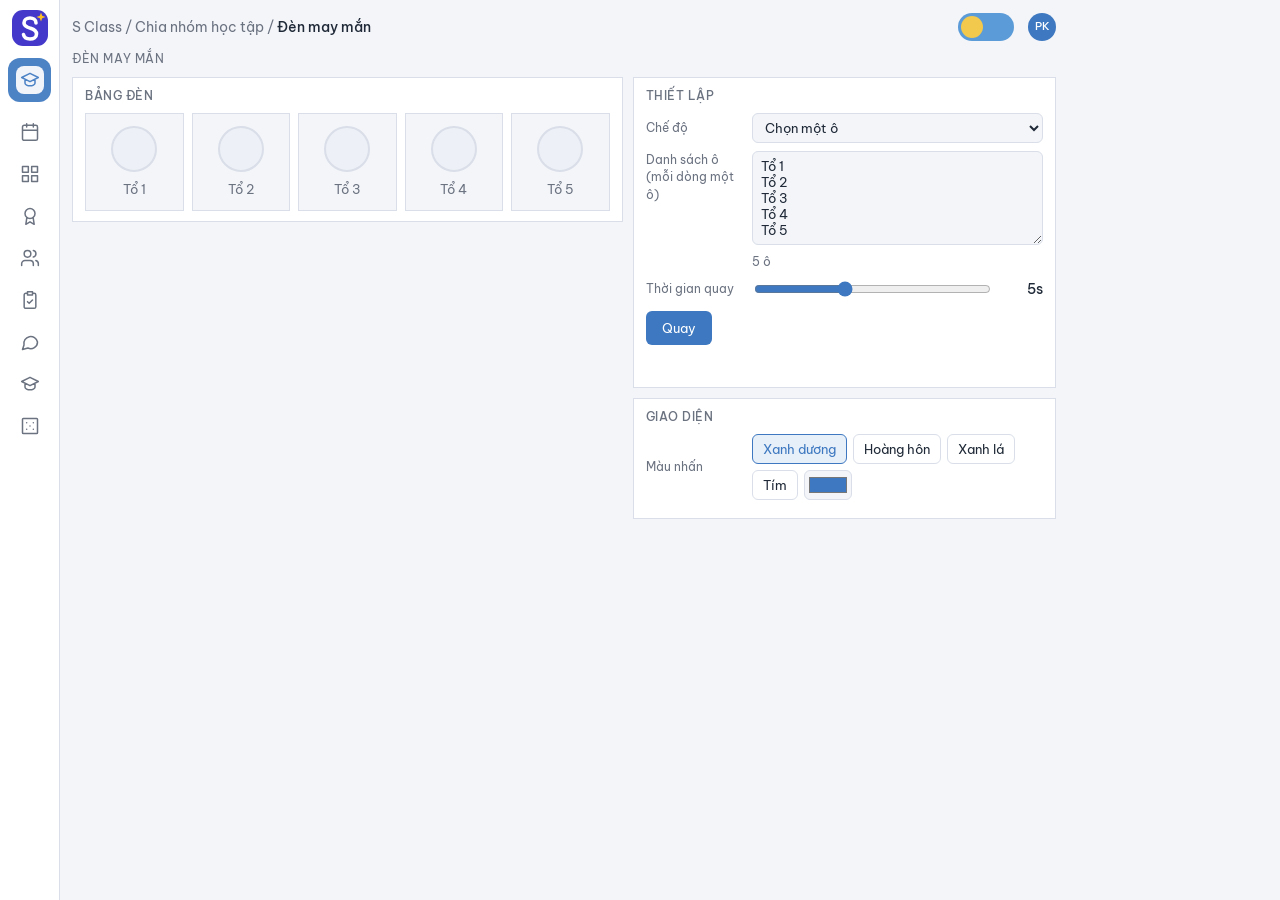
<file: game_chia_nhom/den_may_man.html>
<!DOCTYPE html>
<html lang="vi">
<head>
<meta charset="utf-8">
<meta name="viewport" content="width=device-width, initial-scale=1, viewport-fit=cover">
<title>Đèn may mắn</title>
<link rel="preconnect" href="https://fonts.googleapis.com">
<link rel="preconnect" href="https://fonts.gstatic.com" crossorigin>
<link rel="stylesheet" href="https://fonts.googleapis.com/css2?family=Be+Vietnam+Pro:wght@400;500;600&display=swap">
<style>
:root{box-sizing:border-box;padding-top:env(safe-area-inset-top,0px);padding-bottom:env(safe-area-inset-bottom,0px)}
html{scroll-padding-top:env(safe-area-inset-top,0px)}
*{box-sizing:border-box}
body{margin:0;background:#F3F5F9}
.app{--acc:#3D78C0;--bg:#F3F5F9;--pn:#fff;--tx:#1F2937;--mu:#6B7280;--bd:#D9DEE8;--sb:#fff;--hdr:#EDF0F6;min-height:100vh;background:var(--bg);color:var(--tx);font:14px/1.45 "Be Vietnam Pro",ui-sans-serif,-apple-system,"Segoe UI",Roboto,sans-serif;transition:background .35s,color .35s}
.app[data-theme=dark]{--bg:#0E1320;--pn:#18202F;--tx:#E8EBF2;--mu:#9AA3B5;--bd:#2D3750;--sb:#131A29;--hdr:#202A3F}
button,input,select,textarea{font-family:inherit}
svg.i{width:20px;height:20px;flex:none;fill:none;stroke:currentColor;stroke-width:1.8;stroke-linecap:round;stroke-linejoin:round}
.sb{position:fixed;left:0;top:0;bottom:0;width:60px;background:var(--sb);border-right:.5px solid var(--bd);transition:width .25s ease,background .35s;overflow:hidden;z-index:6;white-space:nowrap;padding-top:env(safe-area-inset-top,0px)}
.sb:hover{width:244px}
.lbl{opacity:0;transition:opacity .15s}.sb:hover .lbl{opacity:1;transition:opacity .25s .08s}
.brand{display:flex;align-items:center;gap:10px;height:56px;padding:0 10px}.brand b{font-size:17px;font-weight:500}
.cls{position:relative;margin:2px 8px 10px;height:44px;border-radius:12px;overflow:hidden;background:var(--acc);transition:height .25s ease,background .35s;color:#fff}
.sb:hover .cls{height:70px}
.cls::after{content:"";position:absolute;right:-20px;top:-30px;width:90px;height:90px;border-radius:50%;background:#fff;opacity:.08}
.clogo{position:absolute;left:8px;top:8px;width:28px;height:28px;border-radius:8px;background:rgba(255,255,255,.92);display:flex;align-items:center;justify-content:center;color:var(--acc);transition:all .25s}
.sb:hover .clogo{left:12px;top:12px;width:46px;height:46px;border-radius:12px}
.ctt{position:absolute;left:68px;top:24px;font-size:19px;font-weight:500}
.it{display:flex;align-items:center;gap:14px;height:40px;margin:2px 8px;padding:0 12px;border-radius:10px;color:var(--mu);cursor:pointer;transition:background .15s,color .15s}
.it:hover{background:color-mix(in srgb,var(--acc) 10%,transparent);color:var(--tx)}
.it.on{background:color-mix(in srgb,var(--acc) 18%,transparent);color:var(--acc)}
.mn{margin-left:72px;padding:10px 16px 20px 0;max-width:1000px}
.top{display:flex;align-items:center;justify-content:space-between;height:34px}
.crumb{color:var(--mu)}.crumb b{color:var(--tx);font-weight:500}
.tools{display:flex;align-items:center;gap:14px;color:var(--mu)}
.av{width:28px;height:28px;border-radius:50%;background:var(--acc);color:#fff;display:flex;align-items:center;justify-content:center;font-size:11px;font-weight:500}
.tg{position:relative;width:56px;height:28px;padding:0;border:0;border-radius:14px;background:#5B9BD8;cursor:pointer;transition:background .4s}
.tg .k{position:absolute;top:3px;left:3px;width:22px;height:22px;border-radius:50%;background:#F2C94C;transition:transform .4s,background .4s}
.app[data-theme=dark] .tg{background:#1B2338}.app[data-theme=dark] .tg .k{transform:translateX(28px);background:#CBD0DB}
.ttl{font-size:12px;letter-spacing:.6px;color:var(--mu);margin:6px 0 10px;text-transform:uppercase}
.grid{display:grid;grid-template-columns:minmax(0,1.3fr) minmax(0,1fr);gap:10px;align-items:start}
.bx{background:var(--pn);border:1px solid var(--bd);padding:10px 12px}
.bx h5{margin:0 0 8px;font-size:11.5px;font-weight:500;letter-spacing:.5px;color:var(--mu);text-transform:uppercase}
.row{display:flex;align-items:center;gap:10px;margin:8px 0}
.row label{flex:0 0 96px;color:var(--mu);font-size:12px}
.row input[type=range]{flex:1;min-width:0;accent-color:var(--acc)}
.row output{flex:0 0 40px;text-align:right;font-variant-numeric:tabular-nums;font-weight:500}
input[type=color]{height:30px;width:48px;border:1px solid var(--bd);border-radius:6px;background:var(--bg);padding:2px;cursor:pointer}
textarea{width:100%;border:1px solid var(--bd);border-radius:6px;background:var(--bg);color:var(--tx);padding:6px 8px;font-size:12.5px;resize:vertical}
.note{color:var(--mu);font-size:12px;margin-top:3px}
.chips{display:flex;flex-wrap:wrap;gap:6px;flex:1}
.chips button,.gh{height:30px;padding:0 10px;border:1px solid var(--bd);border-radius:6px;background:transparent;color:var(--tx);font-size:12.5px;cursor:pointer}
.chips button.sel{border-color:var(--acc);background:color-mix(in srgb,var(--acc) 12%,transparent);color:var(--acc)}
.btns{display:flex;gap:8px;margin-top:12px}
.btn{height:34px;padding:0 16px;border:0;border-radius:6px;background:var(--acc);color:#fff;font-size:12.5px;cursor:pointer}
button:disabled,input:disabled,textarea:disabled{opacity:.5;cursor:not-allowed}
#kq{margin:12px 0 0;min-height:20px;color:var(--mu);font-size:12.5px}
#kq b{color:var(--acc);font-weight:600}
#lamps{display:grid;grid-template-columns:repeat(auto-fill,minmax(88px,1fr));gap:8px}
.lamp{display:flex;flex-direction:column;align-items:center;gap:8px;padding:12px 6px;border:1px solid var(--bd);background:var(--bg)}
.bulb{width:46px;height:46px;border-radius:50%;background:var(--hdr);border:2px solid var(--bd);transition:background .08s,box-shadow .08s,border-color .08s}
.nm{color:var(--mu);text-align:center;font-size:12.5px;word-break:break-word}
.lamp.on{background:var(--pn);border-color:var(--acc)}
.lamp.on .bulb{background:var(--acc);border-color:var(--acc);box-shadow:0 0 0 4px color-mix(in srgb,var(--acc) 25%,transparent),0 0 22px var(--acc)}
.lamp.on .nm{color:var(--tx);font-weight:500}
.lamp.win .bulb{animation:bl .6s ease-in-out infinite alternate}
@keyframes bl{to{box-shadow:0 0 0 8px color-mix(in srgb,var(--acc) 35%,transparent),0 0 34px var(--acc)}}
@media(prefers-reduced-motion:reduce){.lamp.win .bulb{animation:none}}
#hist{margin:0;padding-left:18px;color:var(--mu);font-size:12.5px}
[hidden]{display:none!important}
select,input[type=number]{flex:1;min-width:0;height:30px;border:1px solid var(--bd);border-radius:6px;background:var(--bg);color:var(--tx);padding:0 8px;font-size:12.5px}
select:disabled,input[type=number]:disabled{opacity:.5;cursor:not-allowed}
.lamp.on.g{border-color:var(--gc)}
.lamp.on.g .bulb{background:var(--gc);border-color:var(--gc);box-shadow:0 0 0 4px color-mix(in srgb,var(--gc) 25%,transparent),0 0 22px var(--gc)}
.gb{border:1px solid var(--bd);border-left:4px solid var(--gc);background:var(--bg);padding:6px 10px;margin-bottom:6px}
.gc{display:flex;align-items:center;gap:4px;font-size:12px;color:var(--mu)}.gc input[type=color]{width:36px;height:26px}
.gb b{font-weight:500}.gb div{color:var(--mu);font-size:12.5px;margin-top:2px}
@media(max-width:760px){.grid{grid-template-columns:1fr}.sb{display:none}.mn{margin-left:0;padding:10px 12px 20px}}
</style>
<script>if(window.self!==window.top)document.documentElement.classList.add('embed')</script>
<style>
.embed .sb,.embed .top{display:none!important}
.embed .mn{margin-left:0!important;padding:0!important;max-width:none!important}
.embed .app{min-height:0!important}
.embed #thm{display:none!important}
html.embed,html.embed body,.embed .app{background:transparent!important}
</style>
</head>
<body>
<div class="app" id="app" data-theme="light">
<aside class="sb" aria-label="Menu chính">
  <div class="brand">
    <svg width="40" height="40" viewBox="0 0 40 40" style="flex:none" role="img" aria-label="Logo S Class"><rect x="2" y="2" width="36" height="36" rx="11" fill="#4338CA"/><path d="M26 15C26 11.5 23 10 20 10C16.5 10 14 12 14 15C14 18.5 18 19.5 20.5 20.3C24 21.4 26.5 22.8 26.5 26C26.5 29.3 23.5 31 20 31C16.5 31 14 29.3 13.5 26.5" fill="none" stroke="#fff" stroke-width="3.6" stroke-linecap="round"/><path d="M31 4.5L32.2 7.8L35.5 9L32.2 10.2L31 13.5L29.8 10.2L26.5 9L29.8 7.8Z" fill="#FBBF24"/></svg>
    <b class="lbl">S Class</b>
  </div>
  <div class="cls"><div class="clogo" id="clogo"></div><div class="ctt lbl">Lớp 10A5</div></div>
  <nav id="nav"></nav>
</aside>
<main class="mn">
  <div class="top">
    <div class="crumb">S Class / Chia nhóm học tập / <b>Đèn may mắn</b></div>
    <div class="tools"><button class="tg" id="th" aria-label="Đổi giao diện sáng hoặc tối"><span class="k"></span></button><div class="av">PK</div></div>
  </div>
  <div class="ttl">Đèn may mắn</div>
  <div class="grid">
    <div><div class="bx"><h5>Bảng đèn</h5><div id="lamps"></div></div><div class="bx" id="gres" hidden style="margin-top:10px"><h5>Kết quả chia nhóm</h5><div id="gout"></div></div></div>
    <div>
      <div class="bx">
        <h5>Thiết lập</h5>
        <div class="row"><label for="md">Chế độ</label><select id="md"><option value="one">Chọn một ô</option><option value="grp">Chia nhóm</option></select></div>
        <div class="row" id="gr" hidden><label for="g">Số nhóm</label><input id="g" type="number" min="2" max="12" value="4"></div>
        <div class="row" id="gcr" hidden style="align-items:flex-start"><label>Màu từng nhóm</label><div class="chips" id="gcs"></div></div>
        <div class="row" id="sjr" hidden><label for="sj">Môn học</label><select id="sj"></select></div>
        <div class="note" id="sjn" hidden></div>
        <div class="row" style="align-items:flex-start"><label for="lst" id="ll">Danh sách ô<br>(mỗi dòng một ô)</label><div style="flex:1;min-width:0"><textarea id="lst" rows="5">Tổ 1
Tổ 2
Tổ 3
Tổ 4
Tổ 5</textarea><div class="note" id="nn"></div><button type="button" class="gh" id="useCls" hidden style="margin-top:6px">Dùng danh sách lớp</button></div></div>
        <div class="row"><label for="d">Thời gian quay</label><input id="d" type="range" min="2" max="10" value="5"><output id="dv">5s</output></div>
        <div class="btns"><button class="btn" id="go">Quay</button><button class="gh" hidden id="reset">Xóa lịch sử</button></div>
        <p id="kq"></p>
      </div>
      <div class="bx" id="thm" style="margin-top:10px">
        <h5>Giao diện</h5>
        <div class="row"><label>Màu nhấn</label><div class="chips" id="pre">
          <button class="sel" data-c="#3D78C0">Xanh dương</button><button data-c="#D9653B">Hoàng hôn</button><button data-c="#2F8A63">Xanh lá</button><button data-c="#7A55C7">Tím</button>
          <input id="ac" type="color" value="#3D78C0" aria-label="Chọn màu tùy chỉnh"></div></div>
      </div>
      <div class="bx" hidden style="margin-top:10px"><h5>Lịch sử</h5><ol id="hist"></ol><div class="note" id="he">Chưa có lượt quay nào</div></div>
    </div>
  </div>
</main>
</div>
<script>
const $=id=>document.getElementById(id),app=$('app');
const P={cal:"M8 2v4M16 2v4M3 10h18M5 4h14a2 2 0 0 1 2 2v14a2 2 0 0 1-2 2H5a2 2 0 0 1-2-2V6a2 2 0 0 1 2-2z",grid:"M3 3h7v7H3zM14 3h7v7h-7zM3 14h7v7H3zM14 14h7v7h-7z",award:"M12 15a6 6 0 1 0 0-12 6 6 0 0 0 0 12zM8.2 13.9 7 22l5-3 5 3-1.2-8.1",users:"M16 21v-2a4 4 0 0 0-4-4H6a4 4 0 0 0-4 4v2M9 11a4 4 0 1 0 0-8 4 4 0 0 0 0 8zM22 21v-2a4 4 0 0 0-3-3.9M16 3.1a4 4 0 0 1 0 7.8",clip:"M9 2h6v4H9zM15 4h2a2 2 0 0 1 2 2v14a2 2 0 0 1-2 2H7a2 2 0 0 1-2-2V6a2 2 0 0 1 2-2h2M9 14l2 2 4-4",chat:"M21 12a8 8 0 0 1-11.5 7.2L3 21l1.8-5.5A8 8 0 1 1 21 12z",school:"M2 9l10-5 10 5-10 5zM6 11v5c0 1.5 3 3 6 3s6-1.5 6-3v-5",dice:"M4 3h16a1 1 0 0 1 1 1v16a1 1 0 0 1-1 1H4a1 1 0 0 1-1-1V4a1 1 0 0 1 1-1zM8 8h.01M16 8h.01M8 16h.01M16 16h.01M12 12h.01",bulb:"M9 18h6M10 22h4M12 2a7 7 0 0 0-4 12.7c.6.5 1 1.3 1 2.3h6c0-1 .4-1.8 1-2.3A7 7 0 0 0 12 2z"};
const ic=k=>'<svg class="i" viewBox="0 0 24 24"><path d="'+P[k]+'"/></svg>';
$('clogo').innerHTML=ic('school');
$('nav').innerHTML=[['cal','Event'],['grid','Class Map'],['award','Class Committee'],['users','Groups'],['clip','Duty Roster'],['chat','Feedback'],['school','Teachers'],['dice','Chia nhóm học tập']].map(a=>'<a class="it'+(a[2]?' on':'')+'">'+ic(a[0])+'<span class="lbl">'+a[1]+'</span></a>').join('');
let labels=[],lamps=[],cur=-1,running=false,hist=[];
function readListOld(){
  const l=$('lst').value.split('\n').map(s=>s.trim()).filter(Boolean),ok=l.length>=2;
  if(ok)labels=l.slice(0,24);
  $('nn').textContent=ok?(l.length>24?'Tối đa 24 ô, chỉ dùng 24 dòng đầu':labels.length+' ô'):'Cần ít nhất 2 dòng';
  $('go').disabled=!ok;return ok;
}
function render(){
  const box=$('lamps');box.textContent='';cur=-1;
  lamps=labels.map(t=>{
    const d=document.createElement('div'),b=document.createElement('div'),s=document.createElement('div');
    d.className='lamp';b.className='bulb';s.className='nm';s.textContent=t;d.append(b,s);box.appendChild(d);return d;
  });
}
function setOn(i){lamps.forEach((l,k)=>{l.classList.toggle('on',k===i);l.classList.remove('win')})}
function setLock(v){['lst','d','go','md','g','sj'].forEach(i=>$(i).disabled=v);document.querySelectorAll('#gcs input').forEach(x=>x.disabled=v)}
function showHist(){
  const ol=$('hist');ol.textContent='';
  hist.slice(-8).reverse().forEach(t=>{const li=document.createElement('li');li.textContent=t;ol.appendChild(li)});
  $('he').hidden=hist.length>0;
}
function spin(){
  if(running)return;
  if($('md').value==='grp')return spinGroups();
  running=true;setLock(true);setOn(-1);cur=-1;$('kq').textContent='Đang quay...';
  const dur=+$('d').value*1000,t0=performance.now();
  (function tick(){
    let nx;do{nx=Math.floor(Math.random()*labels.length)}while(nx===cur);
    cur=nx;setOn(cur);
    const e=(performance.now()-t0)/dur;
    if(e>=1){
      lamps[cur].classList.add('win');
      const kq=$('kq'),b=document.createElement('b');kq.textContent='Đèn sáng ở ô ';b.textContent=labels[cur];kq.appendChild(b);
      hist.push(labels[cur]);showHist();running=false;setLock(false);return;
    }
    setTimeout(tick,60+Math.pow(e,3)*420);
  })();
}
const GC=[['Đỏ','#E5484D'],['Xanh dương','#3D78C0'],['Xanh lá','#2F8A63'],['Cam','#F2A33A'],['Tím','#7A55C7'],['Xanh ngọc','#14A3B8'],['Cam đất','#C2561F'],['Hồng','#D6409F'],['Xanh rêu','#6B8E23'],['Nâu','#8A6D3B'],['Chàm','#4F5BD5'],['Lục bảo','#0E9F6E']];
let gcols=GC.map(x=>x[1]);
function readList(){
  const grp=$('md').value==='grp',max=60,unit=grp?'người':'ô',l=$('lst').value.split('\n').map(s=>s.trim()).filter(Boolean);
  const g=Math.floor(+$('g').value);let ok=l.length>=2,msg='Cần ít nhất 2 dòng';
  if(grp&&!(g>=2&&g<=12)){ok=false;msg='Số nhóm phải từ 2 đến 12'}
  else if(grp&&l.length<g){ok=false;msg='Cần ít nhất '+g+' người cho '+g+' nhóm'}
  else if(grp&&new Set(gcols.slice(0,g).map(c=>c.toLowerCase())).size<g){ok=false;msg='Có nhóm trùng màu, hãy chọn màu khác nhau'}
  if(ok){
    labels=l.slice(0,max);const m=labels.length;
    msg=m+' '+unit+(l.length>max?' (chỉ dùng '+max+' dòng đầu)':'');
    if(grp)msg+=' · mỗi nhóm '+(m%g?Math.floor(m/g)+'–'+Math.ceil(m/g):m/g)+' người';
  }
  $('nn').textContent=msg;$('go').disabled=!ok;return ok;
}
function showGroups(g,fin){
  const out=$('gout');out.textContent='';
  for(let c=0;c<g;c++){
    const mem=labels.filter((_,i)=>fin[i]===c),d=document.createElement('div'),h=document.createElement('b'),p=document.createElement('div');
    d.className='gb';d.style.setProperty('--gc',gcols[c]);
    h.textContent='Nhóm '+(c+1)+' · '+(GC.find(x=>x[1].toLowerCase()===gcols[c].toLowerCase())||[gcols[c]])[0]+' ('+mem.length+' người)';p.textContent=mem.join(', ');
    d.append(h,p);out.appendChild(d);
  }
  $('gres').hidden=false;$('kq').textContent='Đã chia '+labels.length+' người thành '+g+' nhóm.';
  /* Gửi kết quả cho trang chủ để lưu theo môn (chỉ khi được nhúng trong iframe) */
  try{if(parent!==window){var gp=[];for(var c2=0;c2<g;c2++)gp.push({no:c2+1,color:gcols[c2],members:labels.filter(function(_,i){return fin[i]===c2})});
    parent.postMessage({type:'groups:done',method:'lights',subject:$('sj').value||undefined,groups:gp},location.origin)}}catch(e){}
}
function spinGroups(){
  const g=Math.floor(+$('g').value),m=labels.length,dur=+$('d').value*1000,t0=performance.now();
  running=true;setLock(true);setOn(-1);$('gres').hidden=true;$('kq').textContent='Đang chia nhóm...';
  const idx=labels.map((_,i)=>i);
  for(let i=m-1;i>0;i--){const j=Math.floor(Math.random()*(i+1));[idx[i],idx[j]]=[idx[j],idx[i]]}
  const fin=[];idx.forEach((mi,p)=>fin[mi]=p%g);   // chia vòng tròn: chênh lệch tối đa 1 người
  const cols=new Array(m).fill(-1);
  const paint=(i,c)=>{cols[i]=c;lamps[i].style.setProperty('--gc',gcols[c]);lamps[i].classList.add('on','g')};
  function reveal(){
    for(let i=0;i<m;i++)setTimeout(()=>paint(i,fin[i]),i*50);
    setTimeout(()=>{showGroups(g,fin);running=false;setLock(false)},m*50+250);
  }
  (function tick(){
    const e=(performance.now()-t0)/dur;
    if(e>=1)return reveal();
    for(let i=0;i<m;i++){let c;do{c=Math.floor(Math.random()*g)}while(c===cols[i]);paint(i,c)}
    setTimeout(tick,80+Math.pow(e,3)*300);
  })();
}
function buildGC(){
  const g=Math.floor(+$('g').value),box=$('gcs');box.textContent='';
  if(!(g>=2&&g<=12))return;
  for(let k=0;k<g;k++){
    const w=document.createElement('span'),t=document.createElement('span'),i=document.createElement('input');
    w.className='gc';t.textContent='Nhóm '+(k+1);i.type='color';i.value=gcols[k];i.setAttribute('aria-label','Màu nhóm '+(k+1));
    i.oninput=()=>{gcols[k]=i.value;readList()};w.append(t,i);box.appendChild(w);
  }
}
$('g').oninput=()=>{buildGC();readList();$('gres').hidden=true};
$('md').onchange=()=>{
  const grp=$('md').value==='grp';
  $('gr').hidden=!grp;$('gcr').hidden=!grp;buildGC();$('gres').hidden=true;
  $('ll').innerHTML=grp?'Danh sách thành viên<br>(mỗi dòng một người)':'Danh sách ô<br>(mỗi dòng một ô)';
  $('d').value=grp?10:5;$('dv').textContent=$('d').value+'s';$('kq').textContent='';
  if(readList())render();
};
$('go').onclick=spin;
$('reset').onclick=()=>{if(running)return;hist=[];showHist();$('kq').textContent=''};
$('d').oninput=e=>$('dv').textContent=e.target.value+'s';
$('lst').oninput=()=>{if(readList()){render();hist=[];showHist();$('kq').textContent=''}};
function setAcc(c,btn){
  app.style.setProperty('--acc',c);$('ac').value=c;
  document.querySelectorAll('#pre button').forEach(b=>b.classList.toggle('sel',b===btn));
}
document.querySelectorAll('#pre button').forEach(b=>b.onclick=()=>setAcc(b.dataset.c,b));
$('ac').oninput=e=>setAcc(e.target.value,null);
$('th').onclick=()=>{app.dataset.theme=app.dataset.theme==='dark'?'light':'dark'};
if(matchMedia('(prefers-color-scheme:dark)').matches)app.dataset.theme='dark';
readList();render();showHist();
/* Khi chạy trong trang chủ: nút điền sẵn danh sách học sinh của lớp */
try{if(parent!==window&&parent.C&&parent.C.students){
  var pr=parent,fillCls=function(){$('lst').value=pr.C.students.join('\n');$('lst').dispatchEvent(new Event('input'))};
  $('useCls').hidden=false;$('useCls').onclick=fillCls;
  $('md').value='grp';$('md').dispatchEvent(new Event('change'));fillCls();   /* mặc định: chia nhóm bằng danh sách lớp từ CSDL */
  if(pr.admin&&pr.admin()&&pr.GSUBJ){
    $('sj').innerHTML=pr.GSUBJ.map(function(s){return '<option value="'+s.c+'">'+s.vi+'</option>'}).join('');$('sjr').hidden=false;
    var svd=null,sjNote=function(){var s=svd&&svd[$('sj').value],n=$('sjn');n.hidden=!s;if(s)n.textContent='Môn này đã có bộ nhóm ('+s.groups.length+' nhóm). Lưu bộ mới sẽ thay thế bộ cũ.'};
    $('sj').onchange=sjNote;pr.API.loadGroups().then(function(r){svd=r;sjNote()}).catch(function(){});
  }
}}catch(e){}
/* Đồng bộ giao diện với trang chủ khi được nhúng */
if(window.self!==window.top){try{
  const root=parent.document.documentElement;
  const sync=()=>{
    const cs=parent.getComputedStyle(root);
    ['--acc','--bg','--pn','--tx','--mu','--bd','--hdr'].forEach(v=>{
      const x=cs.getPropertyValue(v).trim();if(x)app.style.setProperty(v,x);
    });
    app.dataset.theme=cs.colorScheme==='dark'?'dark':'light';
    document.documentElement.style.colorScheme=app.dataset.theme;
    if(typeof draw==='function')draw();
  };
  sync();
  new parent.MutationObserver(sync).observe(root,{attributes:true,attributeFilter:['data-theme','style','class']});
  parent.matchMedia('(prefers-color-scheme:dark)').addEventListener('change',sync);
}catch(e){}}
</script>
<script src="../js/i18n/embed-i18n.js"></script>
<script src="../js/i18n/en-embed.js"></script>
</body>
</html>
</file>
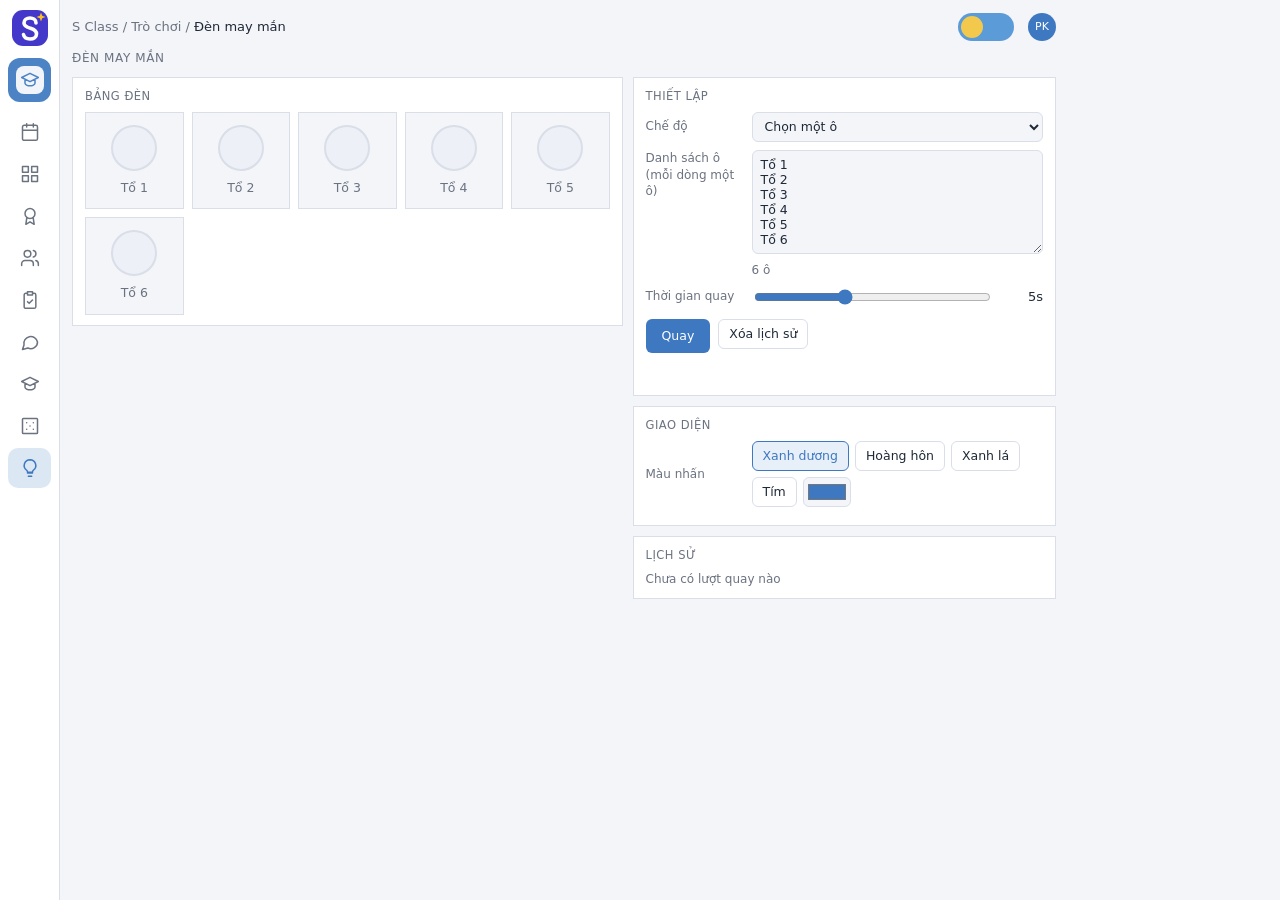
<file: game_chia_nhom/den_nhap_nhay.html>
<!DOCTYPE html>
<html lang="vi">
<head>
<meta charset="utf-8">
<meta name="viewport" content="width=device-width, initial-scale=1, viewport-fit=cover">
<title>Đèn may mắn · S Class</title>
<style>
:root{box-sizing:border-box;padding-top:env(safe-area-inset-top,0px);padding-bottom:env(safe-area-inset-bottom,0px)}
html{scroll-padding-top:env(safe-area-inset-top,0px)}
*{box-sizing:border-box}
body{margin:0;background:#F3F5F9}
.app{--acc:#3D78C0;--bg:#F3F5F9;--pn:#fff;--tx:#1F2937;--mu:#6B7280;--bd:#D9DEE8;--sb:#fff;--hdr:#EDF0F6;min-height:100vh;background:var(--bg);color:var(--tx);font:13px/1.4 ui-sans-serif,system-ui,-apple-system,"Segoe UI",Roboto,sans-serif;transition:background .35s,color .35s}
.app[data-theme=dark]{--bg:#0E1320;--pn:#18202F;--tx:#E8EBF2;--mu:#9AA3B5;--bd:#2D3750;--sb:#131A29;--hdr:#202A3F}
button,input,select,textarea{font-family:inherit}
svg.i{width:20px;height:20px;flex:none;fill:none;stroke:currentColor;stroke-width:1.8;stroke-linecap:round;stroke-linejoin:round}
.sb{position:fixed;left:0;top:0;bottom:0;width:60px;background:var(--sb);border-right:.5px solid var(--bd);transition:width .25s ease,background .35s;overflow:hidden;z-index:6;white-space:nowrap;padding-top:env(safe-area-inset-top,0px)}
.sb:hover{width:244px}
.lbl{opacity:0;transition:opacity .15s}.sb:hover .lbl{opacity:1;transition:opacity .25s .08s}
.brand{display:flex;align-items:center;gap:10px;height:56px;padding:0 10px}.brand b{font-size:17px;font-weight:500}
.cls{position:relative;margin:2px 8px 10px;height:44px;border-radius:12px;overflow:hidden;background:var(--acc);transition:height .25s ease,background .35s;color:#fff}
.sb:hover .cls{height:70px}
.cls::after{content:"";position:absolute;right:-20px;top:-30px;width:90px;height:90px;border-radius:50%;background:#fff;opacity:.08}
.clogo{position:absolute;left:8px;top:8px;width:28px;height:28px;border-radius:8px;background:rgba(255,255,255,.92);display:flex;align-items:center;justify-content:center;color:var(--acc);transition:all .25s}
.sb:hover .clogo{left:12px;top:12px;width:46px;height:46px;border-radius:12px}
.ctt{position:absolute;left:68px;top:24px;font-size:19px;font-weight:500}
.it{display:flex;align-items:center;gap:14px;height:40px;margin:2px 8px;padding:0 12px;border-radius:10px;color:var(--mu);cursor:pointer;transition:background .15s,color .15s}
.it:hover{background:color-mix(in srgb,var(--acc) 10%,transparent);color:var(--tx)}
.it.on{background:color-mix(in srgb,var(--acc) 18%,transparent);color:var(--acc)}
.mn{margin-left:72px;padding:10px 16px 20px 0;max-width:1000px}
.top{display:flex;align-items:center;justify-content:space-between;height:34px}
.crumb{color:var(--mu)}.crumb b{color:var(--tx);font-weight:500}
.tools{display:flex;align-items:center;gap:14px;color:var(--mu)}
.av{width:28px;height:28px;border-radius:50%;background:var(--acc);color:#fff;display:flex;align-items:center;justify-content:center;font-size:11px;font-weight:500}
.tg{position:relative;width:56px;height:28px;padding:0;border:0;border-radius:14px;background:#5B9BD8;cursor:pointer;transition:background .4s}
.tg .k{position:absolute;top:3px;left:3px;width:22px;height:22px;border-radius:50%;background:#F2C94C;transition:transform .4s,background .4s}
.app[data-theme=dark] .tg{background:#1B2338}.app[data-theme=dark] .tg .k{transform:translateX(28px);background:#CBD0DB}
.ttl{font-size:12px;letter-spacing:.6px;color:var(--mu);margin:6px 0 10px;text-transform:uppercase}
.grid{display:grid;grid-template-columns:minmax(0,1.3fr) minmax(0,1fr);gap:10px;align-items:start}
.bx{background:var(--pn);border:1px solid var(--bd);padding:10px 12px}
.bx h5{margin:0 0 8px;font-size:11.5px;font-weight:500;letter-spacing:.5px;color:var(--mu);text-transform:uppercase}
.row{display:flex;align-items:center;gap:10px;margin:8px 0}
.row label{flex:0 0 96px;color:var(--mu);font-size:12px}
.row input[type=range]{flex:1;min-width:0;accent-color:var(--acc)}
.row output{flex:0 0 40px;text-align:right;font-variant-numeric:tabular-nums;font-weight:500}
input[type=color]{height:30px;width:48px;border:1px solid var(--bd);border-radius:6px;background:var(--bg);padding:2px;cursor:pointer}
textarea{width:100%;border:1px solid var(--bd);border-radius:6px;background:var(--bg);color:var(--tx);padding:6px 8px;font-size:12.5px;resize:vertical}
.note{color:var(--mu);font-size:12px;margin-top:3px}
.chips{display:flex;flex-wrap:wrap;gap:6px;flex:1}
.chips button,.gh{height:30px;padding:0 10px;border:1px solid var(--bd);border-radius:6px;background:transparent;color:var(--tx);font-size:12.5px;cursor:pointer}
.chips button.sel{border-color:var(--acc);background:color-mix(in srgb,var(--acc) 12%,transparent);color:var(--acc)}
.btns{display:flex;gap:8px;margin-top:12px}
.btn{height:34px;padding:0 16px;border:0;border-radius:6px;background:var(--acc);color:#fff;font-size:12.5px;cursor:pointer}
button:disabled,input:disabled,textarea:disabled{opacity:.5;cursor:not-allowed}
#kq{margin:12px 0 0;min-height:20px;color:var(--mu);font-size:12.5px}
#kq b{color:var(--acc);font-weight:600}
#lamps{display:grid;grid-template-columns:repeat(auto-fill,minmax(88px,1fr));gap:8px}
.lamp{display:flex;flex-direction:column;align-items:center;gap:8px;padding:12px 6px;border:1px solid var(--bd);background:var(--bg)}
.bulb{width:46px;height:46px;border-radius:50%;background:var(--hdr);border:2px solid var(--bd);transition:background .08s,box-shadow .08s,border-color .08s}
.nm{color:var(--mu);text-align:center;font-size:12.5px;word-break:break-word}
.lamp.on{background:var(--pn);border-color:var(--acc)}
.lamp.on .bulb{background:var(--acc);border-color:var(--acc);box-shadow:0 0 0 4px color-mix(in srgb,var(--acc) 25%,transparent),0 0 22px var(--acc)}
.lamp.on .nm{color:var(--tx);font-weight:500}
.lamp.win .bulb{animation:bl .6s ease-in-out infinite alternate}
@keyframes bl{to{box-shadow:0 0 0 8px color-mix(in srgb,var(--acc) 35%,transparent),0 0 34px var(--acc)}}
@media(prefers-reduced-motion:reduce){.lamp.win .bulb{animation:none}}
#hist{margin:0;padding-left:18px;color:var(--mu);font-size:12.5px}
[hidden]{display:none!important}
select,input[type=number]{flex:1;min-width:0;height:30px;border:1px solid var(--bd);border-radius:6px;background:var(--bg);color:var(--tx);padding:0 8px;font-size:12.5px}
select:disabled,input[type=number]:disabled{opacity:.5;cursor:not-allowed}
.lamp.on.g{border-color:var(--gc)}
.lamp.on.g .bulb{background:var(--gc);border-color:var(--gc);box-shadow:0 0 0 4px color-mix(in srgb,var(--gc) 25%,transparent),0 0 22px var(--gc)}
.gb{border:1px solid var(--bd);border-left:4px solid var(--gc);background:var(--bg);padding:6px 10px;margin-bottom:6px}
.gc{display:flex;align-items:center;gap:4px;font-size:12px;color:var(--mu)}.gc input[type=color]{width:36px;height:26px}
.gb b{font-weight:500}.gb div{color:var(--mu);font-size:12.5px;margin-top:2px}
@media(max-width:760px){.grid{grid-template-columns:1fr}.sb{display:none}.mn{margin-left:0;padding:10px 12px 20px}}
</style>
</head>
<body>
<div class="app" id="app" data-theme="light">
<aside class="sb" aria-label="Menu chính">
  <div class="brand">
    <svg width="40" height="40" viewBox="0 0 40 40" style="flex:none" role="img" aria-label="Logo S Class"><rect x="2" y="2" width="36" height="36" rx="11" fill="#4338CA"/><path d="M26 15C26 11.5 23 10 20 10C16.5 10 14 12 14 15C14 18.5 18 19.5 20.5 20.3C24 21.4 26.5 22.8 26.5 26C26.5 29.3 23.5 31 20 31C16.5 31 14 29.3 13.5 26.5" fill="none" stroke="#fff" stroke-width="3.6" stroke-linecap="round"/><path d="M31 4.5L32.2 7.8L35.5 9L32.2 10.2L31 13.5L29.8 10.2L26.5 9L29.8 7.8Z" fill="#FBBF24"/></svg>
    <b class="lbl">S Class</b>
  </div>
  <div class="cls"><div class="clogo" id="clogo"></div><div class="ctt lbl">Lớp 10A5</div></div>
  <nav id="nav"></nav>
</aside>
<main class="mn">
  <div class="top">
    <div class="crumb">S Class / Trò chơi / <b>Đèn may mắn</b></div>
    <div class="tools"><button class="tg" id="th" aria-label="Đổi giao diện sáng hoặc tối"><span class="k"></span></button><div class="av">PK</div></div>
  </div>
  <div class="ttl">Đèn may mắn</div>
  <div class="grid">
    <div><div class="bx"><h5>Bảng đèn</h5><div id="lamps"></div></div><div class="bx" id="gres" hidden style="margin-top:10px"><h5>Kết quả chia nhóm</h5><div id="gout"></div></div></div>
    <div>
      <div class="bx">
        <h5>Thiết lập</h5>
        <div class="row"><label for="md">Chế độ</label><select id="md"><option value="one">Chọn một ô</option><option value="grp">Chia nhóm</option></select></div>
        <div class="row" id="gr" hidden><label for="g">Số nhóm</label><input id="g" type="number" min="2" max="12" value="4"></div>
        <div class="row" id="gcr" hidden style="align-items:flex-start"><label>Màu từng nhóm</label><div class="chips" id="gcs"></div></div>
        <div class="row" style="align-items:flex-start"><label for="lst" id="ll">Danh sách ô<br>(mỗi dòng một ô)</label><div style="flex:1;min-width:0"><textarea id="lst" rows="6">Tổ 1
Tổ 2
Tổ 3
Tổ 4
Tổ 5
Tổ 6</textarea><div class="note" id="nn"></div></div></div>
        <div class="row"><label for="d">Thời gian quay</label><input id="d" type="range" min="2" max="10" value="5"><output id="dv">5s</output></div>
        <div class="btns"><button class="btn" id="go">Quay</button><button class="gh" id="reset">Xóa lịch sử</button></div>
        <p id="kq"></p>
      </div>
      <div class="bx" style="margin-top:10px">
        <h5>Giao diện</h5>
        <div class="row"><label>Màu nhấn</label><div class="chips" id="pre">
          <button class="sel" data-c="#3D78C0">Xanh dương</button><button data-c="#D9653B">Hoàng hôn</button><button data-c="#2F8A63">Xanh lá</button><button data-c="#7A55C7">Tím</button>
          <input id="ac" type="color" value="#3D78C0" aria-label="Chọn màu tùy chỉnh"></div></div>
      </div>
      <div class="bx" style="margin-top:10px"><h5>Lịch sử</h5><ol id="hist"></ol><div class="note" id="he">Chưa có lượt quay nào</div></div>
    </div>
  </div>
</main>
</div>
<script>
const $=id=>document.getElementById(id),app=$('app');
const P={cal:"M8 2v4M16 2v4M3 10h18M5 4h14a2 2 0 0 1 2 2v14a2 2 0 0 1-2 2H5a2 2 0 0 1-2-2V6a2 2 0 0 1 2-2z",grid:"M3 3h7v7H3zM14 3h7v7h-7zM3 14h7v7H3zM14 14h7v7h-7z",award:"M12 15a6 6 0 1 0 0-12 6 6 0 0 0 0 12zM8.2 13.9 7 22l5-3 5 3-1.2-8.1",users:"M16 21v-2a4 4 0 0 0-4-4H6a4 4 0 0 0-4 4v2M9 11a4 4 0 1 0 0-8 4 4 0 0 0 0 8zM22 21v-2a4 4 0 0 0-3-3.9M16 3.1a4 4 0 0 1 0 7.8",clip:"M9 2h6v4H9zM15 4h2a2 2 0 0 1 2 2v14a2 2 0 0 1-2 2H7a2 2 0 0 1-2-2V6a2 2 0 0 1 2-2h2M9 14l2 2 4-4",chat:"M21 12a8 8 0 0 1-11.5 7.2L3 21l1.8-5.5A8 8 0 1 1 21 12z",school:"M2 9l10-5 10 5-10 5zM6 11v5c0 1.5 3 3 6 3s6-1.5 6-3v-5",dice:"M4 3h16a1 1 0 0 1 1 1v16a1 1 0 0 1-1 1H4a1 1 0 0 1-1-1V4a1 1 0 0 1 1-1zM8 8h.01M16 8h.01M8 16h.01M16 16h.01M12 12h.01",bulb:"M9 18h6M10 22h4M12 2a7 7 0 0 0-4 12.7c.6.5 1 1.3 1 2.3h6c0-1 .4-1.8 1-2.3A7 7 0 0 0 12 2z"};
const ic=k=>'<svg class="i" viewBox="0 0 24 24"><path d="'+P[k]+'"/></svg>';
$('clogo').innerHTML=ic('school');
$('nav').innerHTML=[['cal','Event'],['grid','Class Map'],['award','Class Committee'],['users','Groups'],['clip','Duty Roster'],['chat','Feedback'],['school','Teachers'],['dice','Bi lăn ngẫu nhiên'],['bulb','Đèn may mắn',1]].map(a=>'<a class="it'+(a[2]?' on':'')+'">'+ic(a[0])+'<span class="lbl">'+a[1]+'</span></a>').join('');
let labels=[],lamps=[],cur=-1,running=false,hist=[];
function readListOld(){
  const l=$('lst').value.split('\n').map(s=>s.trim()).filter(Boolean),ok=l.length>=2;
  if(ok)labels=l.slice(0,24);
  $('nn').textContent=ok?(l.length>24?'Tối đa 24 ô, chỉ dùng 24 dòng đầu':labels.length+' ô'):'Cần ít nhất 2 dòng';
  $('go').disabled=!ok;return ok;
}
function render(){
  const box=$('lamps');box.textContent='';cur=-1;
  lamps=labels.map(t=>{
    const d=document.createElement('div'),b=document.createElement('div'),s=document.createElement('div');
    d.className='lamp';b.className='bulb';s.className='nm';s.textContent=t;d.append(b,s);box.appendChild(d);return d;
  });
}
function setOn(i){lamps.forEach((l,k)=>{l.classList.toggle('on',k===i);l.classList.remove('win')})}
function setLock(v){['lst','d','go','md','g'].forEach(i=>$(i).disabled=v);document.querySelectorAll('#gcs input').forEach(x=>x.disabled=v)}
function showHist(){
  const ol=$('hist');ol.textContent='';
  hist.slice(-8).reverse().forEach(t=>{const li=document.createElement('li');li.textContent=t;ol.appendChild(li)});
  $('he').hidden=hist.length>0;
}
function spin(){
  if(running)return;
  if($('md').value==='grp')return spinGroups();
  running=true;setLock(true);setOn(-1);cur=-1;$('kq').textContent='Đang quay...';
  const dur=+$('d').value*1000,t0=performance.now();
  (function tick(){
    let nx;do{nx=Math.floor(Math.random()*labels.length)}while(nx===cur);
    cur=nx;setOn(cur);
    const e=(performance.now()-t0)/dur;
    if(e>=1){
      lamps[cur].classList.add('win');
      const kq=$('kq'),b=document.createElement('b');kq.textContent='Đèn sáng ở ô ';b.textContent=labels[cur];kq.appendChild(b);
      hist.push(labels[cur]);showHist();running=false;setLock(false);return;
    }
    setTimeout(tick,60+Math.pow(e,3)*420);
  })();
}
const GC=[['Đỏ','#E5484D'],['Xanh dương','#3D78C0'],['Xanh lá','#2F8A63'],['Cam','#F2A33A'],['Tím','#7A55C7'],['Xanh ngọc','#14A3B8'],['Cam đất','#C2561F'],['Hồng','#D6409F'],['Xanh rêu','#6B8E23'],['Nâu','#8A6D3B'],['Chàm','#4F5BD5'],['Lục bảo','#0E9F6E']];
let gcols=GC.map(x=>x[1]);
function readList(){
  const grp=$('md').value==='grp',max=60,unit=grp?'người':'ô',l=$('lst').value.split('\n').map(s=>s.trim()).filter(Boolean);
  const g=Math.floor(+$('g').value);let ok=l.length>=2,msg='Cần ít nhất 2 dòng';
  if(grp&&!(g>=2&&g<=12)){ok=false;msg='Số nhóm phải từ 2 đến 12'}
  else if(grp&&l.length<g){ok=false;msg='Cần ít nhất '+g+' người cho '+g+' nhóm'}
  else if(grp&&new Set(gcols.slice(0,g).map(c=>c.toLowerCase())).size<g){ok=false;msg='Có nhóm trùng màu, hãy chọn màu khác nhau'}
  if(ok){
    labels=l.slice(0,max);const m=labels.length;
    msg=m+' '+unit+(l.length>max?' (chỉ dùng '+max+' dòng đầu)':'');
    if(grp)msg+=' · mỗi nhóm '+(m%g?Math.floor(m/g)+'–'+Math.ceil(m/g):m/g)+' người';
  }
  $('nn').textContent=msg;$('go').disabled=!ok;return ok;
}
function showGroups(g,fin){
  const out=$('gout');out.textContent='';
  for(let c=0;c<g;c++){
    const mem=labels.filter((_,i)=>fin[i]===c),d=document.createElement('div'),h=document.createElement('b'),p=document.createElement('div');
    d.className='gb';d.style.setProperty('--gc',gcols[c]);
    h.textContent='Nhóm '+(c+1)+' · '+(GC.find(x=>x[1].toLowerCase()===gcols[c].toLowerCase())||[gcols[c]])[0]+' ('+mem.length+' người)';p.textContent=mem.join(', ');
    d.append(h,p);out.appendChild(d);
  }
  $('gres').hidden=false;$('kq').textContent='Đã chia '+labels.length+' người thành '+g+' nhóm.';
}
function spinGroups(){
  const g=Math.floor(+$('g').value),m=labels.length,dur=+$('d').value*1000,t0=performance.now();
  running=true;setLock(true);setOn(-1);$('gres').hidden=true;$('kq').textContent='Đang chia nhóm...';
  const idx=labels.map((_,i)=>i);
  for(let i=m-1;i>0;i--){const j=Math.floor(Math.random()*(i+1));[idx[i],idx[j]]=[idx[j],idx[i]]}
  const fin=[];idx.forEach((mi,p)=>fin[mi]=p%g);   // chia vòng tròn: chênh lệch tối đa 1 người
  const cols=new Array(m).fill(-1);
  const paint=(i,c)=>{cols[i]=c;lamps[i].style.setProperty('--gc',gcols[c]);lamps[i].classList.add('on','g')};
  function reveal(){
    for(let i=0;i<m;i++)setTimeout(()=>paint(i,fin[i]),i*50);
    setTimeout(()=>{showGroups(g,fin);running=false;setLock(false)},m*50+250);
  }
  (function tick(){
    const e=(performance.now()-t0)/dur;
    if(e>=1)return reveal();
    for(let i=0;i<m;i++){let c;do{c=Math.floor(Math.random()*g)}while(c===cols[i]);paint(i,c)}
    setTimeout(tick,80+Math.pow(e,3)*300);
  })();
}
function buildGC(){
  const g=Math.floor(+$('g').value),box=$('gcs');box.textContent='';
  if(!(g>=2&&g<=12))return;
  for(let k=0;k<g;k++){
    const w=document.createElement('span'),t=document.createElement('span'),i=document.createElement('input');
    w.className='gc';t.textContent='Nhóm '+(k+1);i.type='color';i.value=gcols[k];i.setAttribute('aria-label','Màu nhóm '+(k+1));
    i.oninput=()=>{gcols[k]=i.value;readList()};w.append(t,i);box.appendChild(w);
  }
}
$('g').oninput=()=>{buildGC();readList();$('gres').hidden=true};
$('md').onchange=()=>{
  const grp=$('md').value==='grp';
  $('gr').hidden=!grp;$('gcr').hidden=!grp;buildGC();$('gres').hidden=true;
  $('ll').innerHTML=grp?'Danh sách thành viên<br>(mỗi dòng một người)':'Danh sách ô<br>(mỗi dòng một ô)';
  $('d').value=grp?10:5;$('dv').textContent=$('d').value+'s';$('kq').textContent='';
  if(readList())render();
};
$('go').onclick=spin;
$('reset').onclick=()=>{if(running)return;hist=[];showHist();$('kq').textContent=''};
$('d').oninput=e=>$('dv').textContent=e.target.value+'s';
$('lst').oninput=()=>{if(readList()){render();hist=[];showHist();$('kq').textContent=''}};
function setAcc(c,btn){
  app.style.setProperty('--acc',c);$('ac').value=c;
  document.querySelectorAll('#pre button').forEach(b=>b.classList.toggle('sel',b===btn));
}
document.querySelectorAll('#pre button').forEach(b=>b.onclick=()=>setAcc(b.dataset.c,b));
$('ac').oninput=e=>setAcc(e.target.value,null);
$('th').onclick=()=>{app.dataset.theme=app.dataset.theme==='dark'?'light':'dark'};
if(matchMedia('(prefers-color-scheme:dark)').matches)app.dataset.theme='dark';
readList();render();showHist();
</script>
</body>
</html>
</file>
